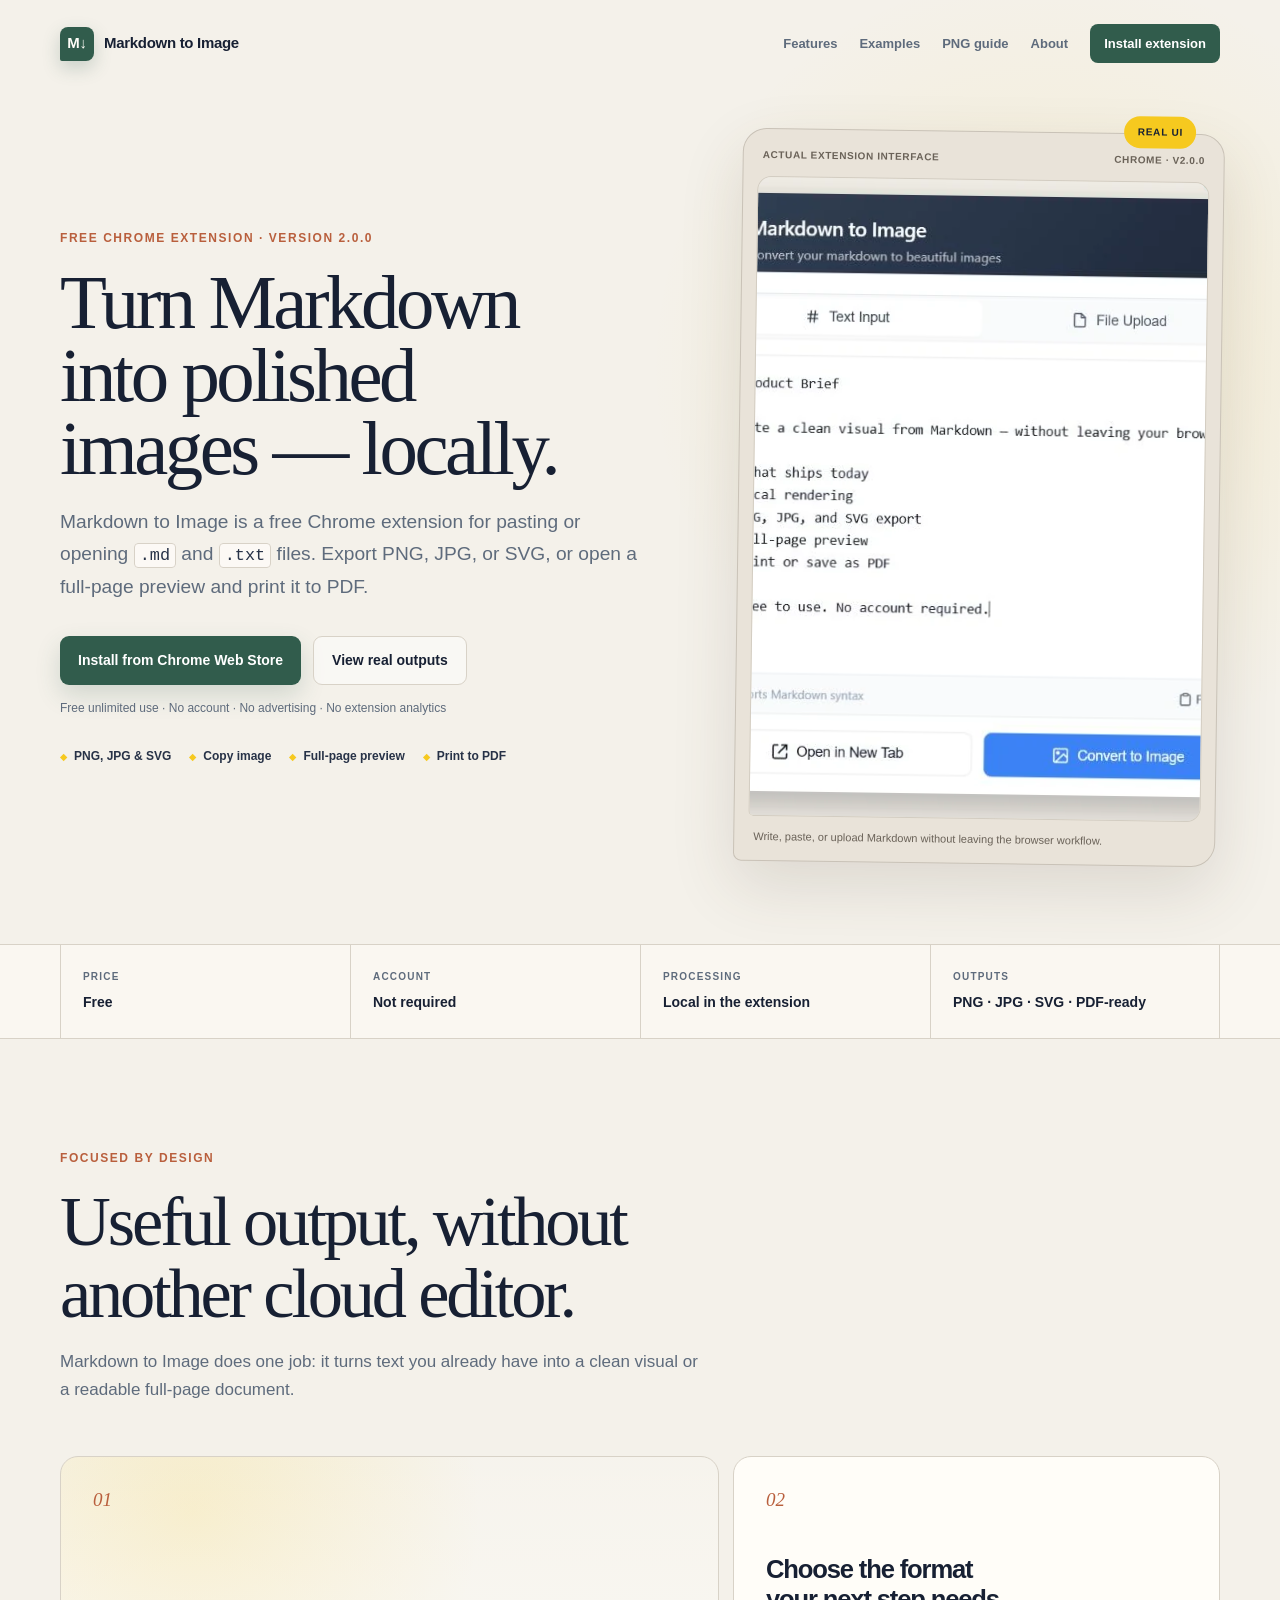
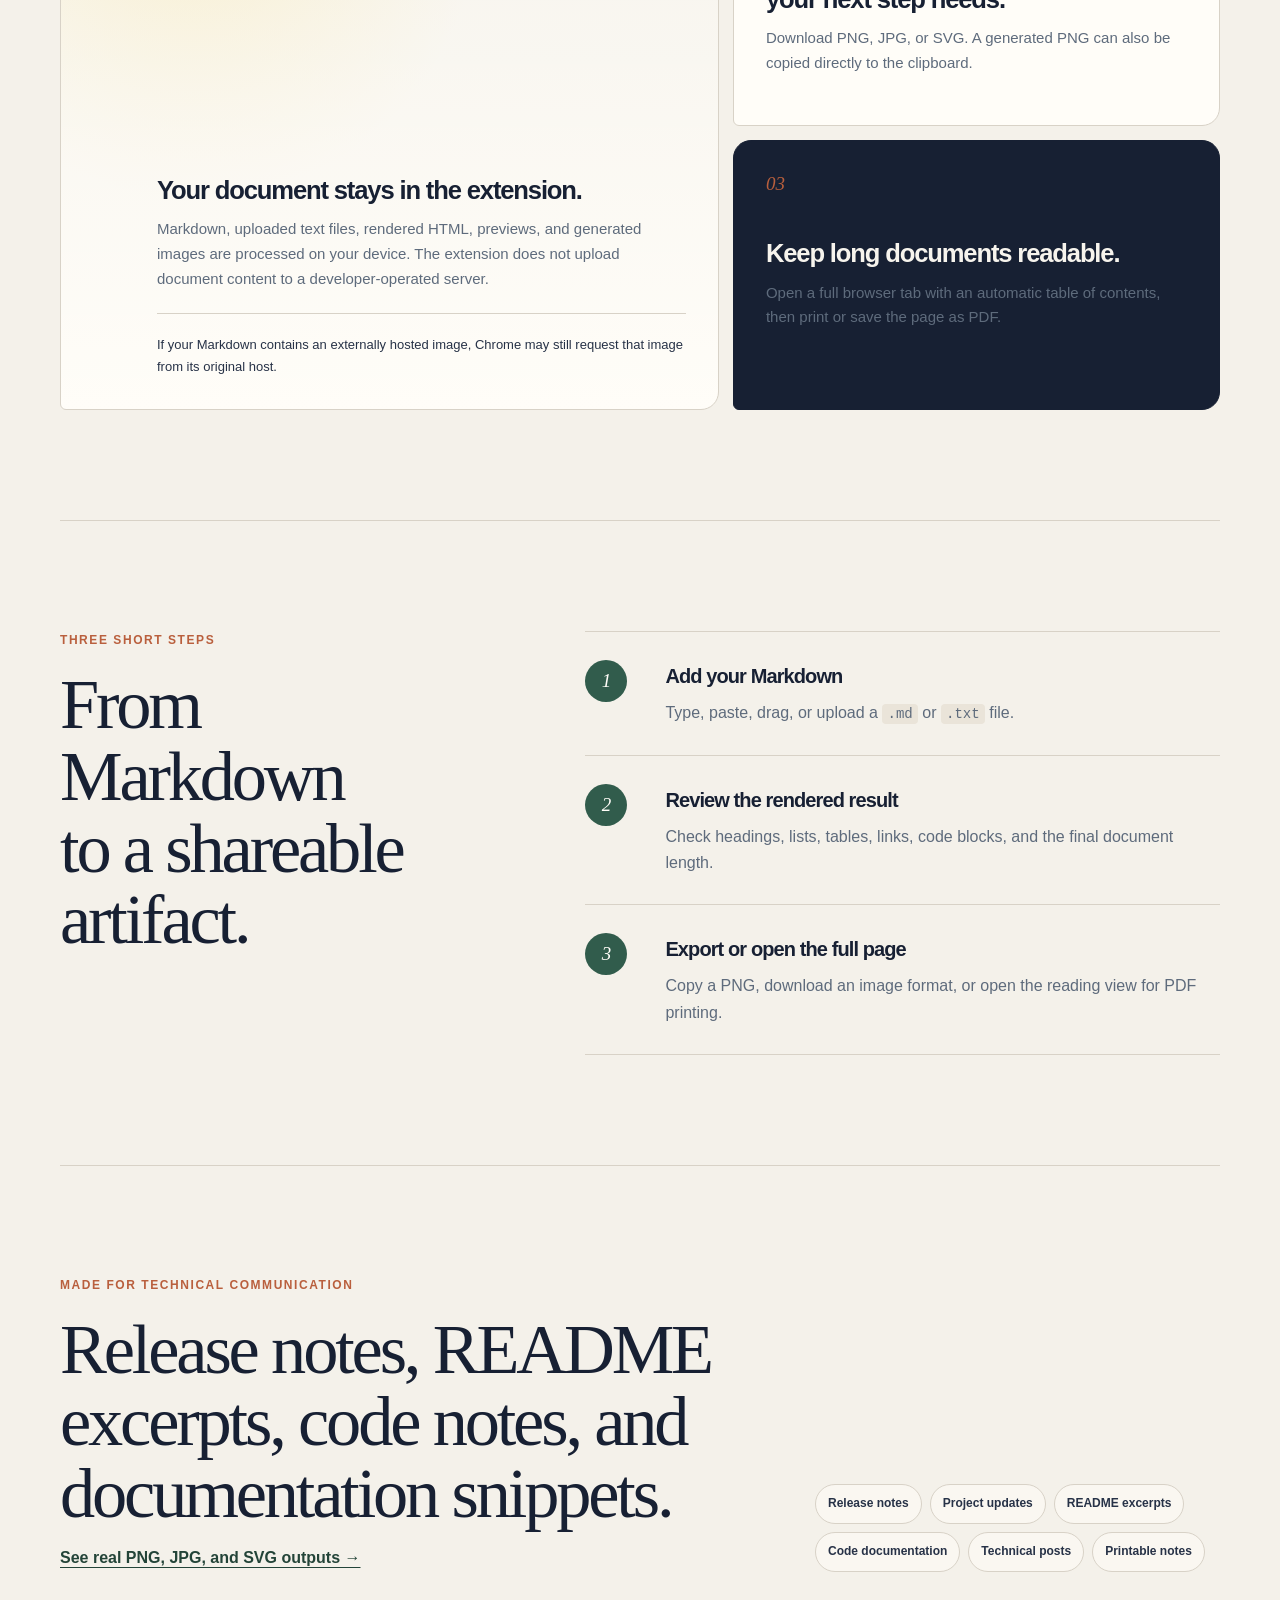
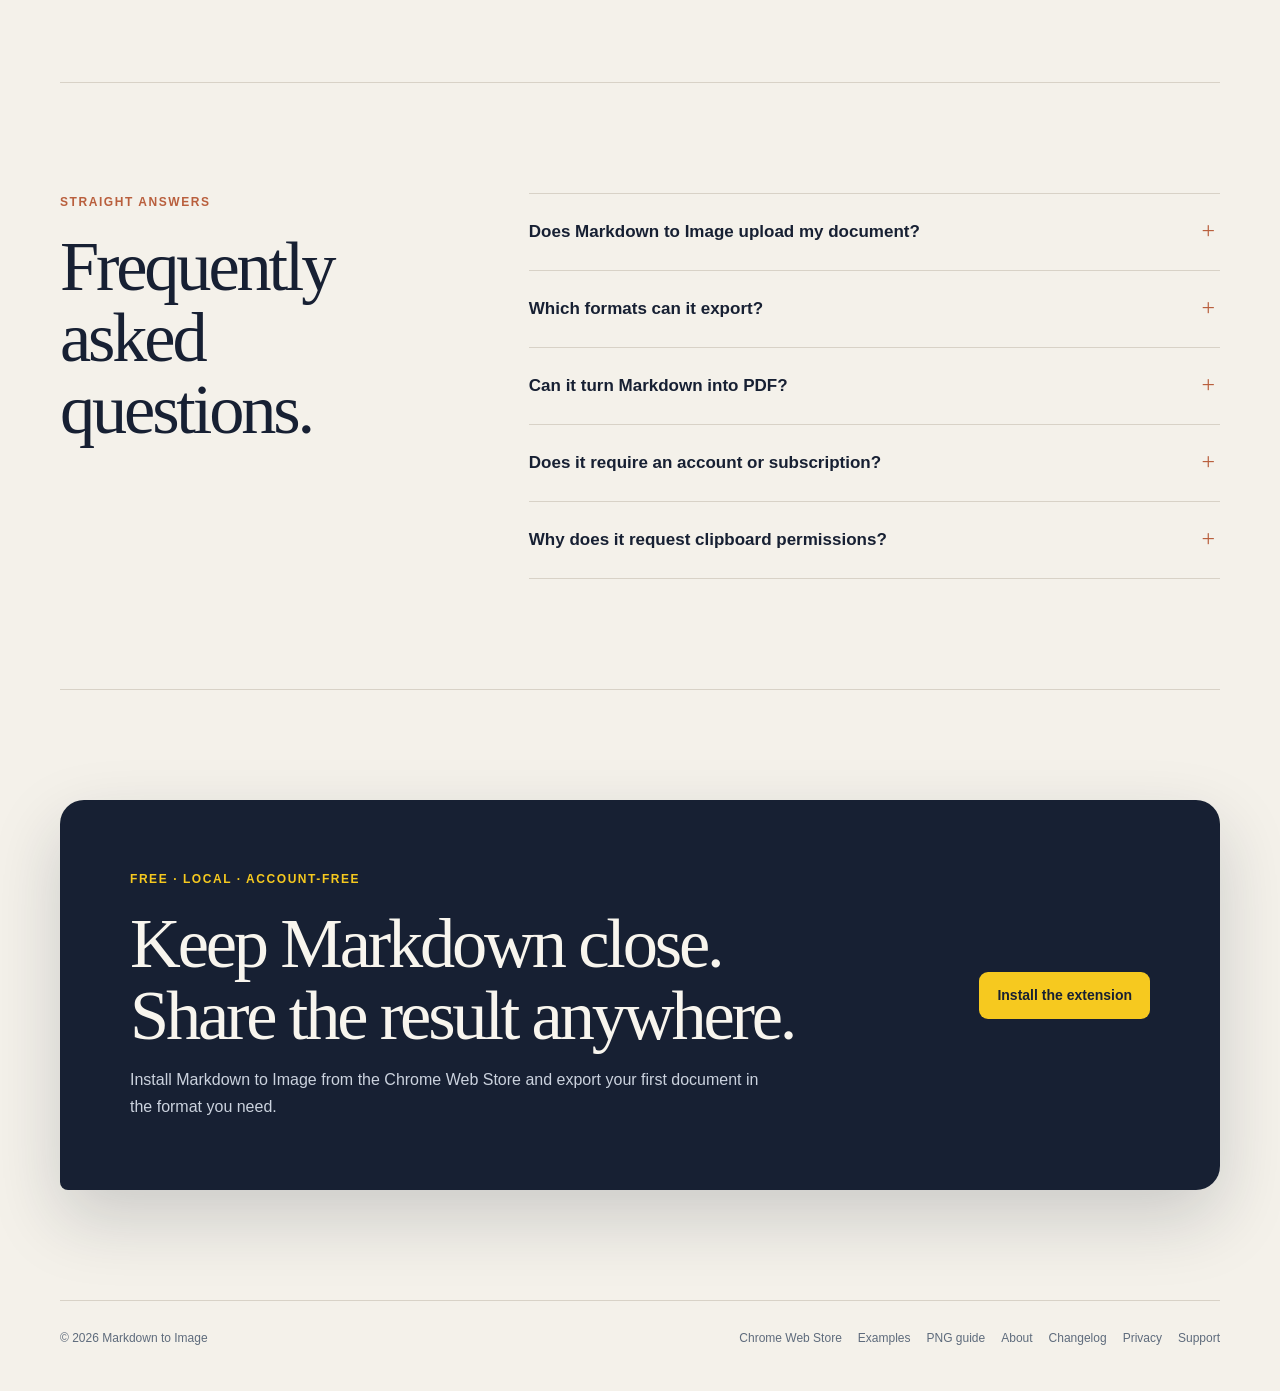
<file: index.html>
<!DOCTYPE html>
<html lang="en">
<head>
    <meta charset="UTF-8">
    <meta name="viewport" content="width=device-width, initial-scale=1.0">
    <meta name="description" content="A free, local Markdown to image Chrome extension. Export Markdown as PNG, JPG, or SVG, copy images, and print full-page previews to PDF.">
    <meta name="theme-color" content="#172033">
    <link rel="canonical" href="https://arieseven.github.io/markdown-to-image-site/">
    <link rel="icon" type="image/png" sizes="16x16" href="assets/icon16.png">
    <link rel="icon" type="image/png" sizes="48x48" href="assets/icon48.png">
    <link rel="apple-touch-icon" sizes="128x128" href="assets/icon128.png">

    <meta property="og:type" content="website">
    <meta property="og:site_name" content="Markdown to Image">
    <meta property="og:title" content="Markdown to Image — Free, local Chrome extension">
    <meta property="og:description" content="Turn Markdown into PNG, JPG, SVG, or a full-page preview without uploading your document to a developer-operated service.">
    <meta property="og:url" content="https://arieseven.github.io/markdown-to-image-site/">
    <meta property="og:image" content="https://arieseven.github.io/markdown-to-image-site/assets/og-image.png">
    <meta property="og:image:width" content="1200">
    <meta property="og:image:height" content="630">
    <meta property="og:image:alt" content="Markdown to Image Chrome extension with a Markdown editor and local export workflow">
    <meta property="og:locale" content="en_US">

    <meta name="twitter:card" content="summary_large_image">
    <meta name="twitter:title" content="Markdown to Image — Free, local Chrome extension">
    <meta name="twitter:description" content="Export Markdown as PNG, JPG, SVG, or a PDF-ready full-page preview directly in Chrome.">
    <meta name="twitter:image" content="https://arieseven.github.io/markdown-to-image-site/assets/og-image.png">

    <title>Markdown to Image Chrome Extension — Free &amp; Local</title>
    <link rel="stylesheet" href="assets/site.css?v=20260808-1">

    <script type="application/ld+json">
    {
      "@context": "https://schema.org",
      "@type": "SoftwareApplication",
      "name": "Markdown to Image",
      "description": "A free Chrome extension that renders Markdown locally and exports PNG, JPG, SVG, or a full-page preview for PDF printing.",
      "url": "https://arieseven.github.io/markdown-to-image-site/",
      "downloadUrl": "https://chromewebstore.google.com/detail/markdown-to-image/oicohknclaabjbdcjhcddaklacoehlhi",
      "sameAs": [
        "https://chromewebstore.google.com/detail/markdown-to-image/oicohknclaabjbdcjhcddaklacoehlhi"
      ],
      "applicationCategory": "UtilitiesApplication",
      "applicationSubCategory": "Markdown converter",
      "operatingSystem": "Google Chrome",
      "browserRequirements": "Requires Google Chrome with Manifest V3 extension support",
      "softwareVersion": "2.0.0",
      "isAccessibleForFree": true,
      "offers": {
        "@type": "Offer",
        "price": "0",
        "priceCurrency": "USD"
      },
      "image": "https://arieseven.github.io/markdown-to-image-site/assets/og-image.png",
      "screenshot": "https://arieseven.github.io/markdown-to-image-site/assets/product-preview.webp",
      "featureList": [
        "Local Markdown rendering",
        "PNG export",
        "JPG export",
        "SVG export",
        "Copy generated PNG to the clipboard",
        "Full-page preview with table of contents",
        "Print or save the full-page preview as PDF"
      ]
    }
    </script>
</head>
<body>
    <a class="skip-link" href="#main">Skip to content</a>

    <header class="site-header">
        <a class="brand" href="index.html" aria-label="Markdown to Image home">
            <span class="brand-mark" aria-hidden="true">M↓</span>
            <span data-product-name>Markdown to Image</span>
        </a>
        <nav class="site-nav" aria-label="Primary navigation">
            <a href="#features">Features</a>
            <a href="examples/">Examples</a>
            <a href="markdown-to-png/">PNG guide</a>
            <a href="about/">About</a>
            <a class="nav-primary" data-store-link href="https://chromewebstore.google.com/detail/markdown-to-image/oicohknclaabjbdcjhcddaklacoehlhi">Install extension</a>
        </nav>
    </header>

    <main id="main">
        <section class="hero" aria-labelledby="hero-title">
            <div class="hero-copy-column">
                <p class="eyebrow">Free Chrome extension · Version 2.0.0</p>
                <h1 id="hero-title">Turn Markdown into polished images — locally.</h1>
                <p class="hero-copy">Markdown to Image is a free Chrome extension for pasting or opening <code>.md</code> and <code>.txt</code> files. Export PNG, JPG, or SVG, or open a full-page preview and print it to PDF.</p>
                <div class="hero-actions">
                    <a class="primary-link" data-store-link href="https://chromewebstore.google.com/detail/markdown-to-image/oicohknclaabjbdcjhcddaklacoehlhi">Install from Chrome Web Store</a>
                    <a class="secondary-link" href="examples/">View real outputs</a>
                </div>
                <p class="microcopy">Free unlimited use · No account · No advertising · No extension analytics</p>
                <ul class="hero-proof" aria-label="Product highlights">
                    <li>PNG, JPG &amp; SVG</li>
                    <li>Copy image</li>
                    <li>Full-page preview</li>
                    <li>Print to PDF</li>
                </ul>
            </div>

            <figure class="product-frame">
                <div class="product-frame-topline">
                    <span>Actual extension interface</span>
                    <span>Chrome · v2.0.0</span>
                </div>
                <img src="assets/product-preview.webp" width="670" height="640" alt="Markdown to Image extension showing a Markdown document ready to convert into an image">
                <figcaption>Write, paste, or upload Markdown without leaving the browser workflow.</figcaption>
            </figure>
        </section>

        <section class="fact-band" aria-label="Product facts">
            <dl class="product-facts">
                <div><dt>Price</dt><dd>Free</dd></div>
                <div><dt>Account</dt><dd>Not required</dd></div>
                <div><dt>Processing</dt><dd>Local in the extension</dd></div>
                <div><dt>Outputs</dt><dd>PNG · JPG · SVG · PDF-ready</dd></div>
            </dl>
        </section>

        <section id="features" class="section section-intro">
            <div class="section-heading">
                <p class="eyebrow">Focused by design</p>
                <h2>Useful output, without another cloud editor.</h2>
                <p>Markdown to Image does one job: it turns text you already have into a clean visual or a readable full-page document.</p>
            </div>

            <div class="capability-grid">
                <article class="capability-card capability-card-wide">
                    <span class="feature-number">01</span>
                    <div>
                        <h3>Your document stays in the extension.</h3>
                        <p>Markdown, uploaded text files, rendered HTML, previews, and generated images are processed on your device. The extension does not upload document content to a developer-operated server.</p>
                        <p class="card-note">If your Markdown contains an externally hosted image, Chrome may still request that image from its original host.</p>
                    </div>
                </article>
                <article class="capability-card">
                    <span class="feature-number">02</span>
                    <h3>Choose the format your next step needs.</h3>
                    <p>Download PNG, JPG, or SVG. A generated PNG can also be copied directly to the clipboard.</p>
                </article>
                <article class="capability-card capability-card-dark">
                    <span class="feature-number">03</span>
                    <h3>Keep long documents readable.</h3>
                    <p>Open a full browser tab with an automatic table of contents, then print or save the page as PDF.</p>
                </article>
            </div>
        </section>

        <section id="how-it-works" class="section process-section">
            <div class="section-heading process-heading">
                <p class="eyebrow">Three short steps</p>
                <h2>From Markdown to a shareable artifact.</h2>
            </div>
            <ol class="process-list">
                <li>
                    <span class="step-number">1</span>
                    <div><h3>Add your Markdown</h3><p>Type, paste, drag, or upload a <code>.md</code> or <code>.txt</code> file.</p></div>
                </li>
                <li>
                    <span class="step-number">2</span>
                    <div><h3>Review the rendered result</h3><p>Check headings, lists, tables, links, code blocks, and the final document length.</p></div>
                </li>
                <li>
                    <span class="step-number">3</span>
                    <div><h3>Export or open the full page</h3><p>Copy a PNG, download an image format, or open the reading view for PDF printing.</p></div>
                </li>
            </ol>
        </section>

        <section class="section use-case-section">
            <div class="use-case-copy">
                <p class="eyebrow">Made for technical communication</p>
                <h2>Release notes, README excerpts, code notes, and documentation snippets.</h2>
                <a class="text-link" href="examples/">See real PNG, JPG, and SVG outputs →</a>
            </div>
            <div class="use-case-list" aria-label="Common uses">
                <span>Release notes</span>
                <span>Project updates</span>
                <span>README excerpts</span>
                <span>Code documentation</span>
                <span>Technical posts</span>
                <span>Printable notes</span>
            </div>
        </section>

        <section id="faq" class="section faq-section">
            <div class="section-heading">
                <p class="eyebrow">Straight answers</p>
                <h2>Frequently asked questions.</h2>
            </div>
            <div class="faq-list">
                <details>
                    <summary>Does Markdown to Image upload my document?</summary>
                    <p>No. Document content is processed by the extension on your device and is not uploaded to a developer-operated server. If the document references a remote image, Chrome may request that image from its original host.</p>
                </details>
                <details>
                    <summary>Which formats can it export?</summary>
                    <p>You can download PNG, JPG, and SVG files. You can also copy a generated PNG to the clipboard.</p>
                </details>
                <details>
                    <summary>Can it turn Markdown into PDF?</summary>
                    <p>The extension opens Markdown in a full-page preview with a table of contents. Use Chrome's Print dialog to print the page or save it as a PDF.</p>
                </details>
                <details>
                    <summary>Does it require an account or subscription?</summary>
                    <p>No. All current features are free, there is no account, and there is no trial counter, subscription, license key, or advertising.</p>
                </details>
                <details>
                    <summary>Why does it request clipboard permissions?</summary>
                    <p>Clipboard read access is used only when you choose Paste. Clipboard write access is used only when you choose Copy Image.</p>
                </details>
            </div>
        </section>

        <section class="section final-cta">
            <div>
                <p class="eyebrow">Free · Local · Account-free</p>
                <h2>Keep Markdown close. Share the result anywhere.</h2>
                <p>Install Markdown to Image from the Chrome Web Store and export your first document in the format you need.</p>
            </div>
            <a class="primary-link" data-store-link href="https://chromewebstore.google.com/detail/markdown-to-image/oicohknclaabjbdcjhcddaklacoehlhi">Install the extension</a>
        </section>
    </main>

    <footer class="site-footer">
        <span>© <span data-current-year></span> <span data-product-name>Markdown to Image</span></span>
        <nav class="footer-links" aria-label="Site links">
            <a data-store-link href="https://chromewebstore.google.com/detail/markdown-to-image/oicohknclaabjbdcjhcddaklacoehlhi">Chrome Web Store</a>
            <a href="examples/">Examples</a>
            <a href="markdown-to-png/">PNG guide</a>
            <a href="about/">About</a>
            <a href="changelog/">Changelog</a>
            <a href="privacy.html">Privacy</a>
            <a href="support.html">Support</a>
        </nav>
    </footer>

    <script src="assets/config.js?v=20260804"></script>
    <script src="assets/site.js?v=20260801"></script>
</body>
</html>
</file>
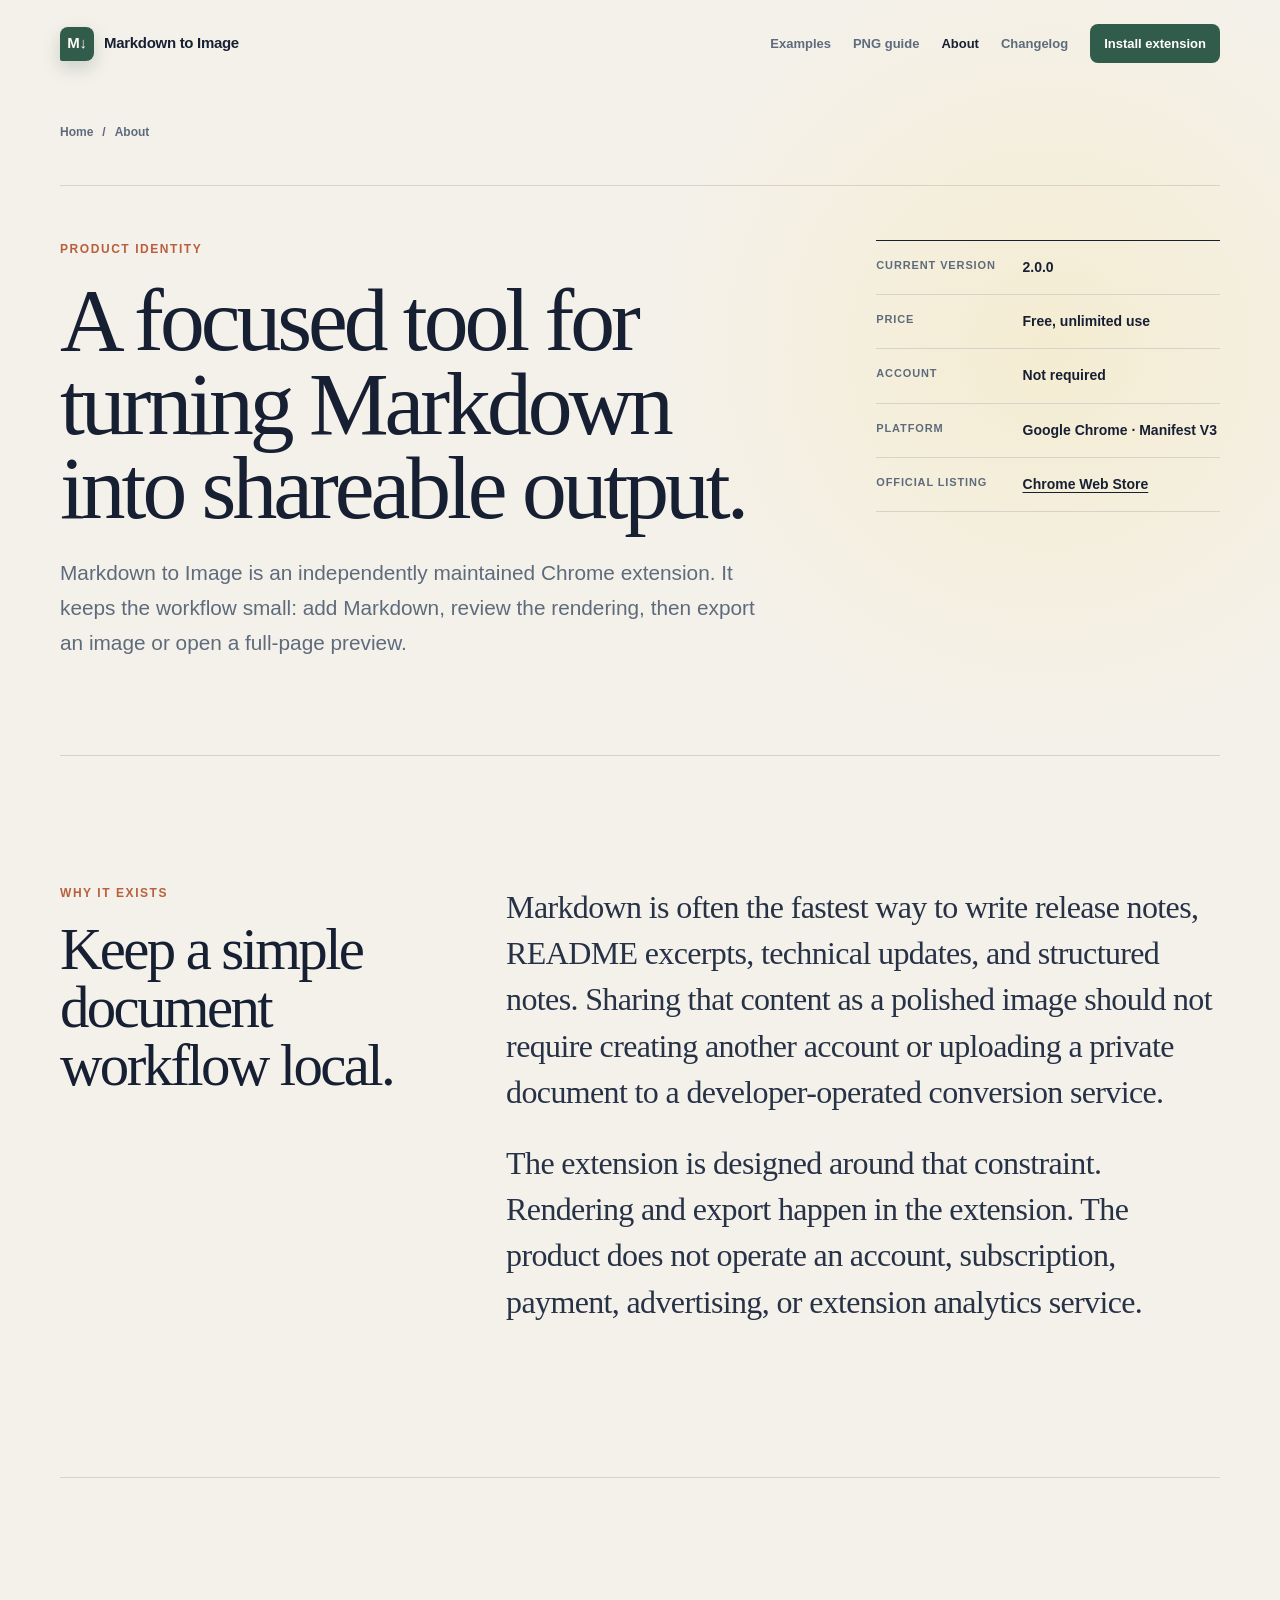
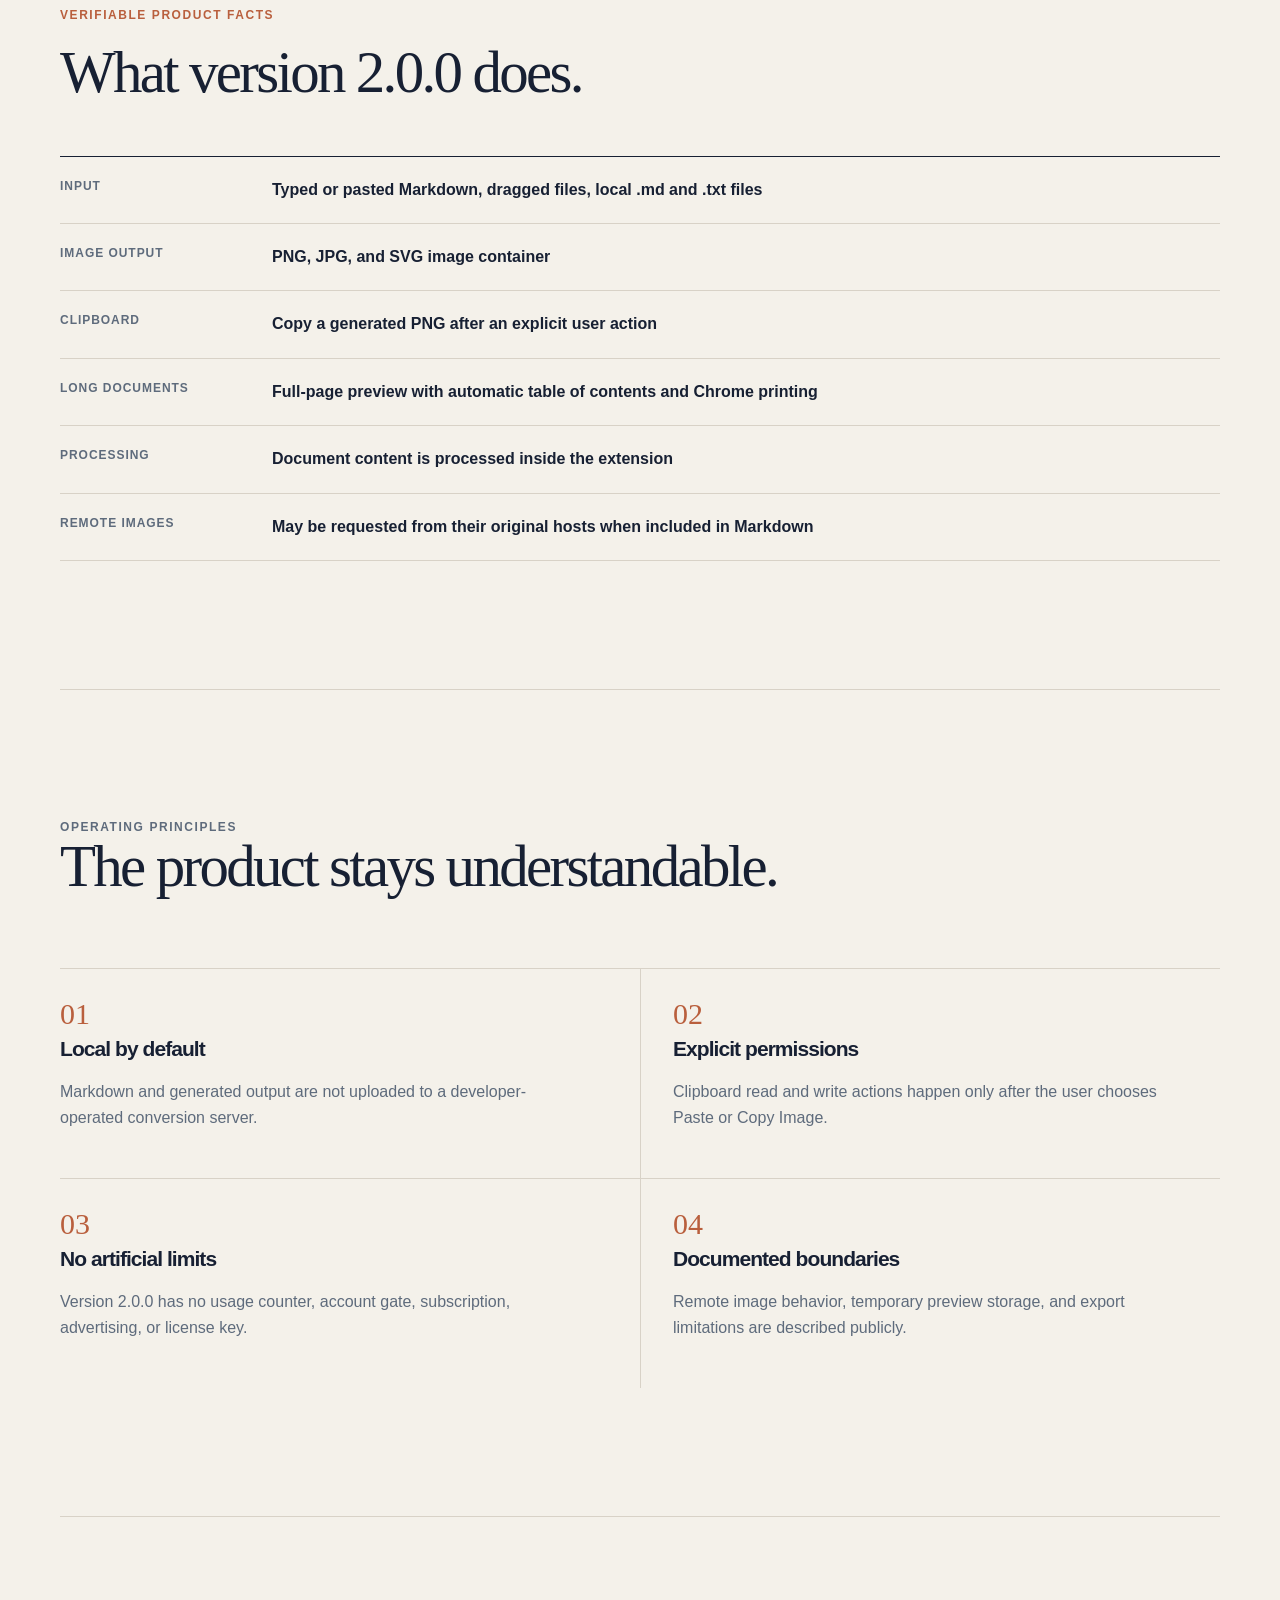
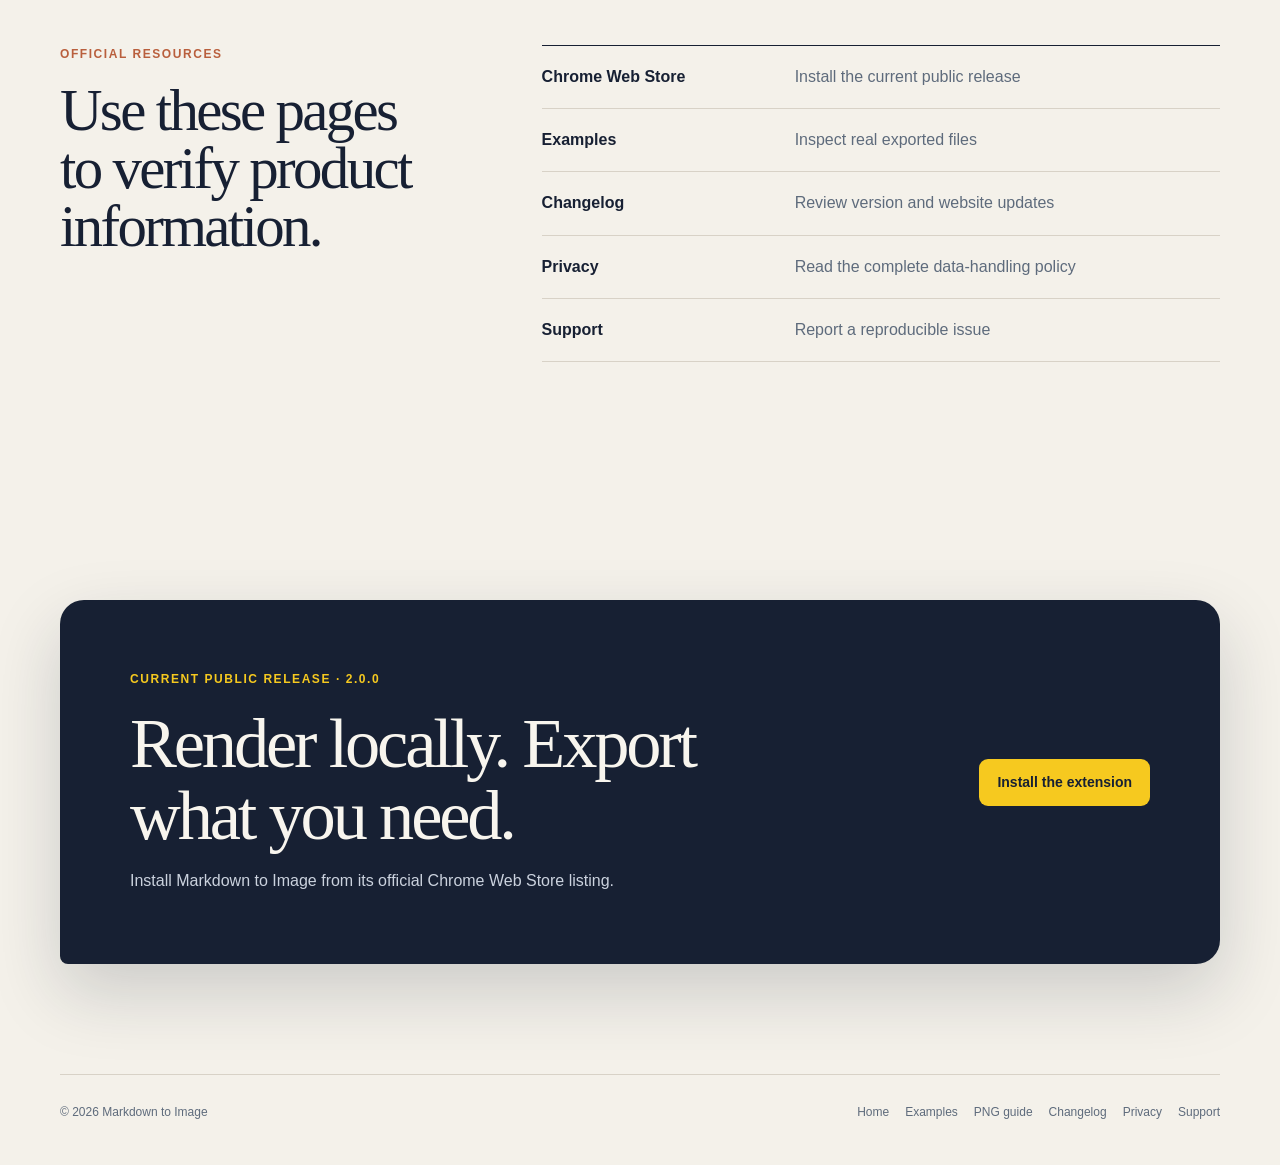
<file: about/index.html>
<!DOCTYPE html>
<html lang="en">
<head>
    <meta charset="UTF-8">
    <meta name="viewport" content="width=device-width, initial-scale=1.0">
    <meta name="description" content="About Markdown to Image: an independently maintained, free Chrome extension for local Markdown rendering, image export, and PDF-ready previews.">
    <meta name="theme-color" content="#172033">
    <link rel="canonical" href="https://arieseven.github.io/markdown-to-image-site/about/">
    <link rel="icon" type="image/png" sizes="16x16" href="../assets/icon16.png">
    <link rel="icon" type="image/png" sizes="48x48" href="../assets/icon48.png">
    <link rel="apple-touch-icon" sizes="128x128" href="../assets/icon128.png">
    <meta property="og:type" content="website">
    <meta property="og:site_name" content="Markdown to Image">
    <meta property="og:title" content="About Markdown to Image">
    <meta property="og:description" content="Product facts, maintenance model, privacy principles, supported outputs, and official links for Markdown to Image.">
    <meta property="og:url" content="https://arieseven.github.io/markdown-to-image-site/about/">
    <meta property="og:image" content="https://arieseven.github.io/markdown-to-image-site/assets/og-image.png">
    <meta name="twitter:card" content="summary_large_image">
    <meta name="twitter:title" content="About Markdown to Image">
    <meta name="twitter:description" content="A free, independently maintained Chrome extension for local Markdown rendering and export.">
    <meta name="twitter:image" content="https://arieseven.github.io/markdown-to-image-site/assets/og-image.png">
    <title>About Markdown to Image — Local Chrome Extension</title>
    <link rel="stylesheet" href="../assets/site.css?v=20260808-1">
    <script type="application/ld+json">
    {
      "@context": "https://schema.org",
      "@type": "AboutPage",
      "name": "About Markdown to Image",
      "url": "https://arieseven.github.io/markdown-to-image-site/about/",
      "dateModified": "2026-08-08",
      "mainEntity": {
        "@type": "SoftwareApplication",
        "name": "Markdown to Image",
        "description": "A free Chrome extension that renders Markdown locally and exports PNG, JPG, SVG, or a full-page preview for PDF printing.",
        "applicationCategory": "UtilitiesApplication",
        "operatingSystem": "Google Chrome",
        "softwareVersion": "2.0.0",
        "isAccessibleForFree": true,
        "downloadUrl": "https://chromewebstore.google.com/detail/markdown-to-image/oicohknclaabjbdcjhcddaklacoehlhi",
        "sameAs": ["https://chromewebstore.google.com/detail/markdown-to-image/oicohknclaabjbdcjhcddaklacoehlhi"]
      }
    }
    </script>
</head>
<body>
    <a class="skip-link" href="#main">Skip to content</a>
    <header class="site-header">
        <a class="brand" href="../" aria-label="Markdown to Image home"><span class="brand-mark" aria-hidden="true">M↓</span><span data-product-name>Markdown to Image</span></a>
        <nav class="site-nav" aria-label="Primary navigation">
            <a href="../examples/">Examples</a>
            <a href="../markdown-to-png/">PNG guide</a>
            <a aria-current="page" href="./">About</a>
            <a href="../changelog/">Changelog</a>
            <a class="nav-primary" data-store-link href="https://chromewebstore.google.com/detail/markdown-to-image/oicohknclaabjbdcjhcddaklacoehlhi">Install extension</a>
        </nav>
    </header>

    <main id="main" class="content-shell">
        <nav class="breadcrumb" aria-label="Breadcrumb"><a href="../">Home</a><span aria-hidden="true">/</span><span>About</span></nav>
        <section class="content-hero entity-hero">
            <div>
                <p class="eyebrow">Product identity</p>
                <h1>A focused tool for turning Markdown into shareable output.</h1>
                <p class="content-lead">Markdown to Image is an independently maintained Chrome extension. It keeps the workflow small: add Markdown, review the rendering, then export an image or open a full-page preview.</p>
            </div>
            <dl class="entity-fact-list">
                <div><dt>Current version</dt><dd>2.0.0</dd></div>
                <div><dt>Price</dt><dd>Free, unlimited use</dd></div>
                <div><dt>Account</dt><dd>Not required</dd></div>
                <div><dt>Platform</dt><dd>Google Chrome · Manifest V3</dd></div>
                <div><dt>Official listing</dt><dd><a data-store-link href="https://chromewebstore.google.com/detail/markdown-to-image/oicohknclaabjbdcjhcddaklacoehlhi">Chrome Web Store</a></dd></div>
            </dl>
        </section>

        <section class="content-section manifesto-layout" aria-labelledby="purpose-heading">
            <div class="section-copy">
                <p class="eyebrow">Why it exists</p>
                <h2 id="purpose-heading">Keep a simple document workflow local.</h2>
            </div>
            <div class="large-prose">
                <p>Markdown is often the fastest way to write release notes, README excerpts, technical updates, and structured notes. Sharing that content as a polished image should not require creating another account or uploading a private document to a developer-operated conversion service.</p>
                <p>The extension is designed around that constraint. Rendering and export happen in the extension. The product does not operate an account, subscription, payment, advertising, or extension analytics service.</p>
            </div>
        </section>

        <section class="content-section" aria-labelledby="facts-heading">
            <div class="section-heading compact-heading">
                <p class="eyebrow">Verifiable product facts</p>
                <h2 id="facts-heading">What version 2.0.0 does.</h2>
            </div>
            <div class="fact-ledger">
                <div><span>Input</span><strong>Typed or pasted Markdown, dragged files, local .md and .txt files</strong></div>
                <div><span>Image output</span><strong>PNG, JPG, and SVG image container</strong></div>
                <div><span>Clipboard</span><strong>Copy a generated PNG after an explicit user action</strong></div>
                <div><span>Long documents</span><strong>Full-page preview with automatic table of contents and Chrome printing</strong></div>
                <div><span>Processing</span><strong>Document content is processed inside the extension</strong></div>
                <div><span>Remote images</span><strong>May be requested from their original hosts when included in Markdown</strong></div>
            </div>
        </section>

        <section class="content-section principles-grid" aria-labelledby="principles-heading">
            <div class="section-heading compact-heading">
                <p class="eyebrow">Operating principles</p>
                <h2 id="principles-heading">The product stays understandable.</h2>
            </div>
            <article><span>01</span><h3>Local by default</h3><p>Markdown and generated output are not uploaded to a developer-operated conversion server.</p></article>
            <article><span>02</span><h3>Explicit permissions</h3><p>Clipboard read and write actions happen only after the user chooses Paste or Copy Image.</p></article>
            <article><span>03</span><h3>No artificial limits</h3><p>Version 2.0.0 has no usage counter, account gate, subscription, advertising, or license key.</p></article>
            <article><span>04</span><h3>Documented boundaries</h3><p>Remote image behavior, temporary preview storage, and export limitations are described publicly.</p></article>
        </section>

        <section class="content-section entity-links" aria-labelledby="official-heading">
            <div>
                <p class="eyebrow">Official resources</p>
                <h2 id="official-heading">Use these pages to verify product information.</h2>
            </div>
            <nav aria-label="Official product resources">
                <a data-store-link href="https://chromewebstore.google.com/detail/markdown-to-image/oicohknclaabjbdcjhcddaklacoehlhi"><strong>Chrome Web Store</strong><span>Install the current public release</span></a>
                <a href="../examples/"><strong>Examples</strong><span>Inspect real exported files</span></a>
                <a href="../changelog/"><strong>Changelog</strong><span>Review version and website updates</span></a>
                <a href="../privacy.html"><strong>Privacy</strong><span>Read the complete data-handling policy</span></a>
                <a href="../support.html"><strong>Support</strong><span>Report a reproducible issue</span></a>
            </nav>
        </section>

        <section class="section final-cta content-final-cta">
            <div>
                <p class="eyebrow">Current public release · 2.0.0</p>
                <h2>Render locally. Export what you need.</h2>
                <p>Install Markdown to Image from its official Chrome Web Store listing.</p>
            </div>
            <a class="primary-link" data-store-link href="https://chromewebstore.google.com/detail/markdown-to-image/oicohknclaabjbdcjhcddaklacoehlhi">Install the extension</a>
        </section>
    </main>

    <footer class="site-footer">
        <span>© <span data-current-year></span> <span data-product-name>Markdown to Image</span></span>
        <nav class="footer-links" aria-label="Site links">
            <a href="../">Home</a><a href="../examples/">Examples</a><a href="../markdown-to-png/">PNG guide</a><a href="../changelog/">Changelog</a><a href="../privacy.html">Privacy</a><a href="../support.html">Support</a>
        </nav>
    </footer>
    <script src="../assets/config.js?v=20260804"></script>
    <script src="../assets/site.js?v=20260801"></script>
</body>
</html>
</file>
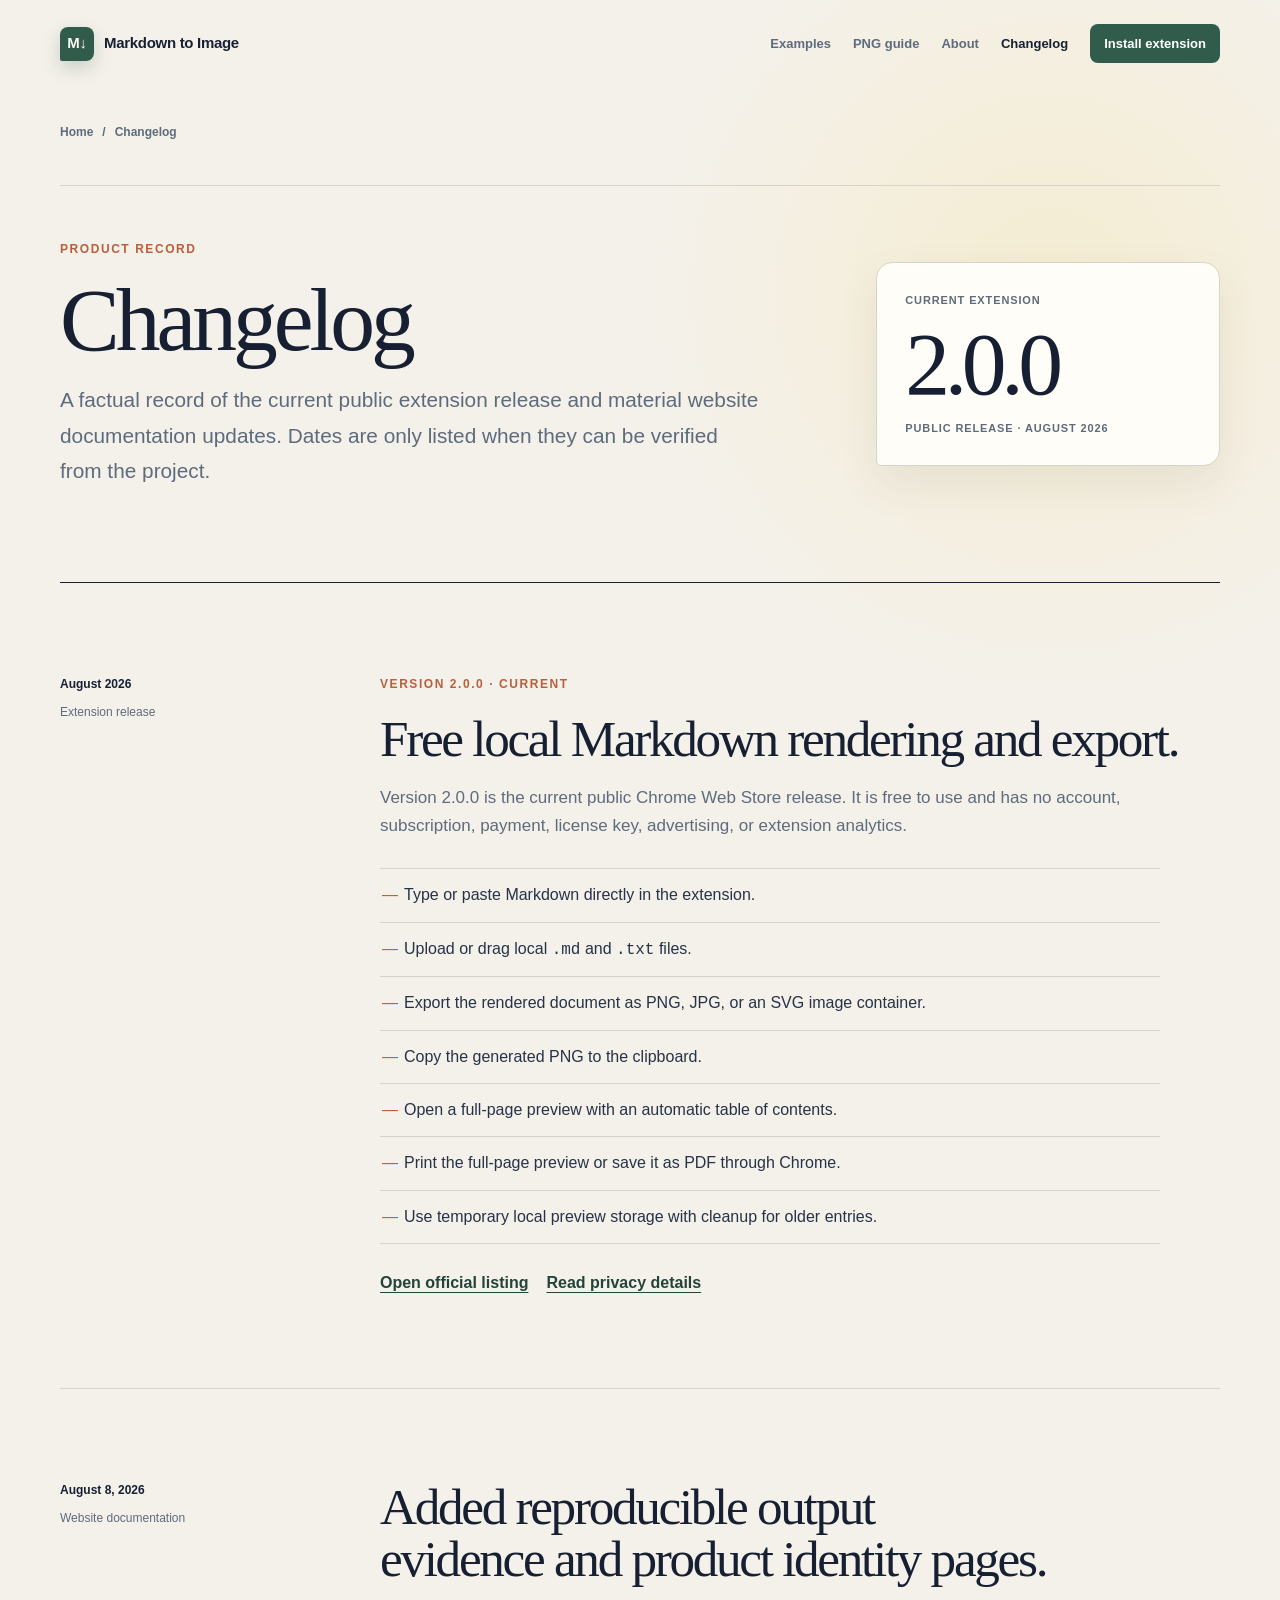
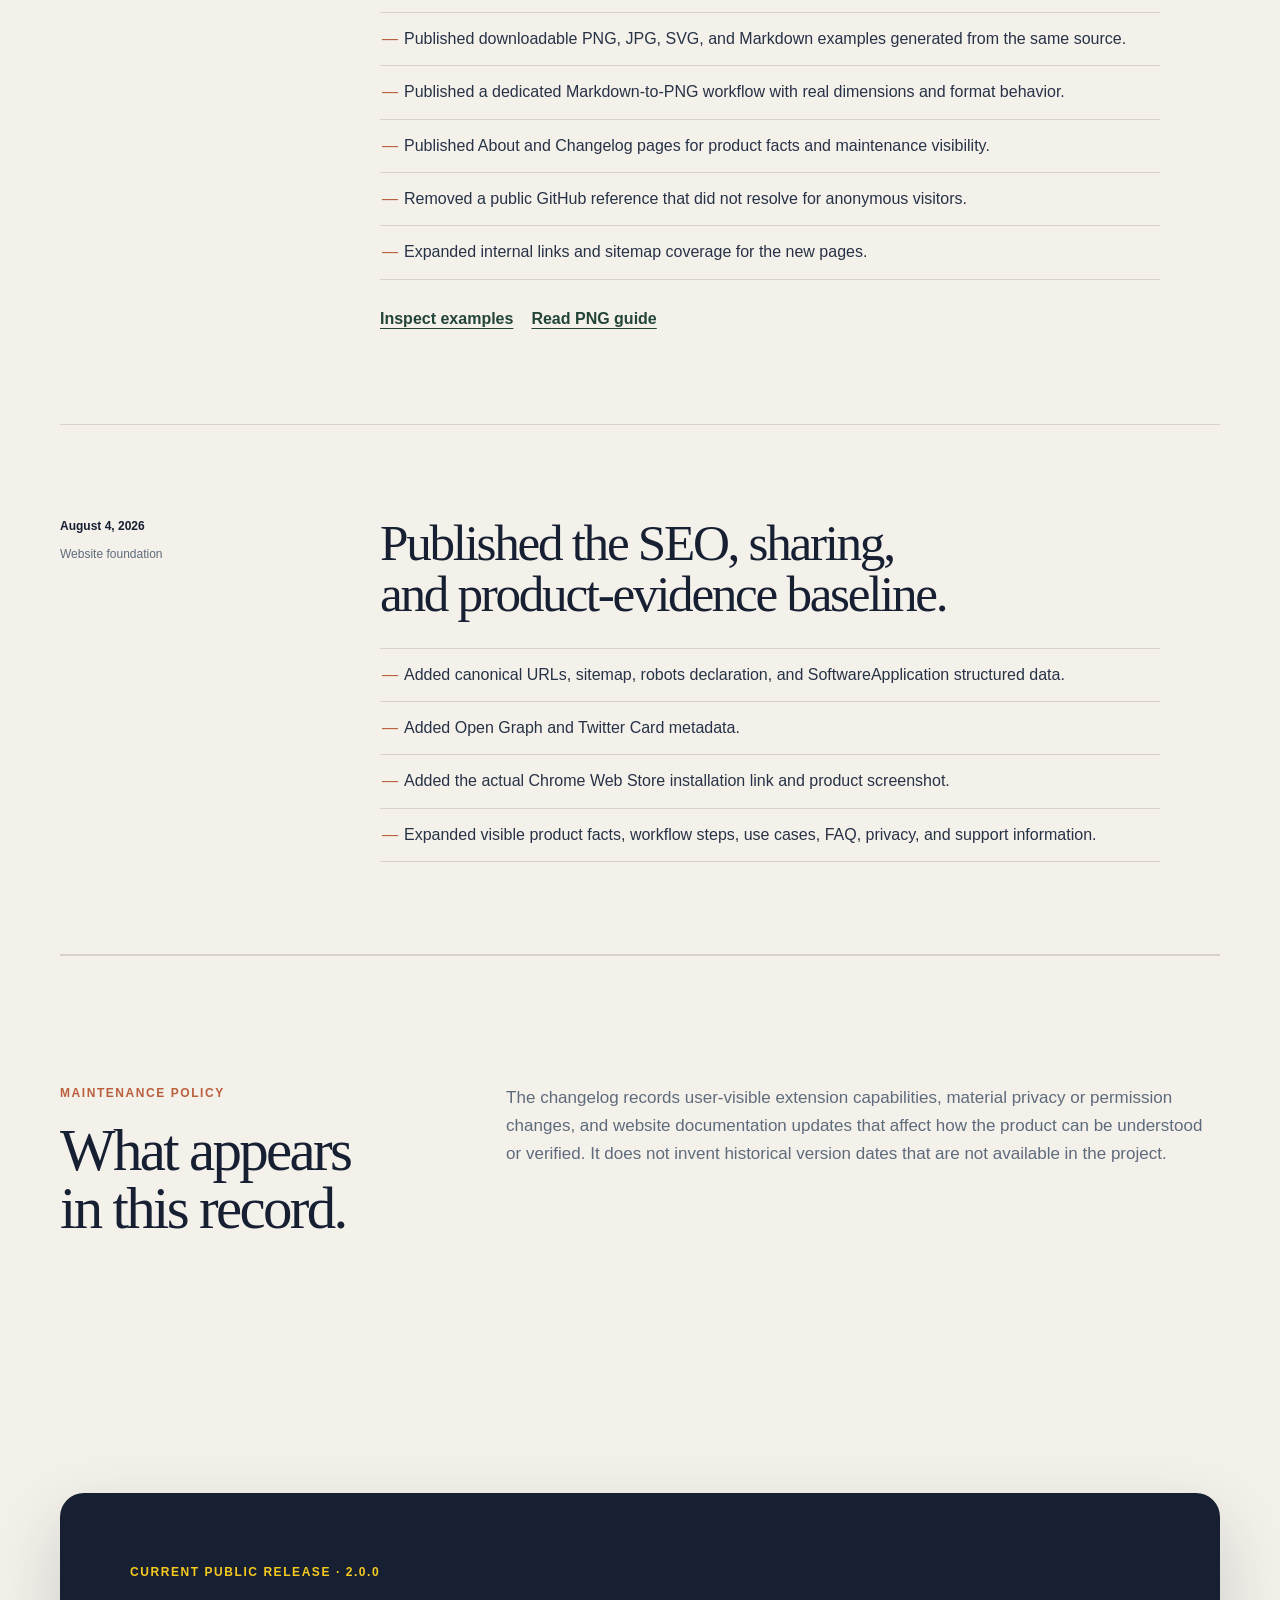
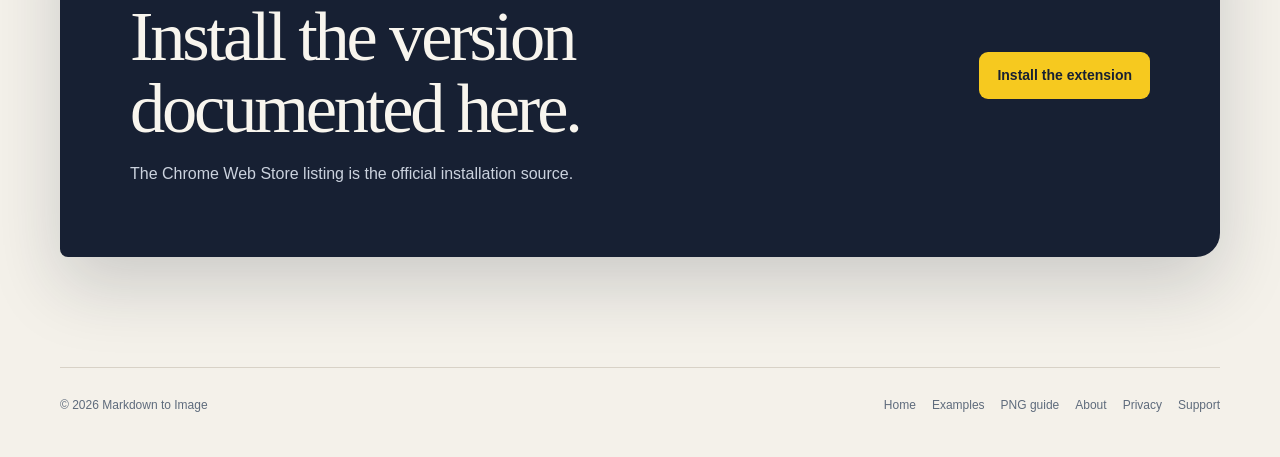
<file: changelog/index.html>
<!DOCTYPE html>
<html lang="en">
<head>
    <meta charset="UTF-8">
    <meta name="viewport" content="width=device-width, initial-scale=1.0">
    <meta name="description" content="Changelog for Markdown to Image, including the current Chrome extension release and verified website documentation updates.">
    <meta name="theme-color" content="#172033">
    <link rel="canonical" href="https://arieseven.github.io/markdown-to-image-site/changelog/">
    <link rel="icon" type="image/png" sizes="16x16" href="../assets/icon16.png">
    <link rel="icon" type="image/png" sizes="48x48" href="../assets/icon48.png">
    <link rel="apple-touch-icon" sizes="128x128" href="../assets/icon128.png">
    <meta property="og:type" content="article">
    <meta property="og:site_name" content="Markdown to Image">
    <meta property="og:title" content="Markdown to Image Changelog">
    <meta property="og:description" content="Current extension capabilities, version facts, and website documentation updates for Markdown to Image.">
    <meta property="og:url" content="https://arieseven.github.io/markdown-to-image-site/changelog/">
    <meta property="og:image" content="https://arieseven.github.io/markdown-to-image-site/assets/og-image.png">
    <meta name="twitter:card" content="summary_large_image">
    <meta name="twitter:title" content="Markdown to Image Changelog">
    <meta name="twitter:description" content="Verified version and documentation updates for the local Markdown export extension.">
    <meta name="twitter:image" content="https://arieseven.github.io/markdown-to-image-site/assets/og-image.png">
    <title>Markdown to Image Changelog — Version 2.0.0</title>
    <link rel="stylesheet" href="../assets/site.css?v=20260808-1">
    <script type="application/ld+json">
    {
      "@context": "https://schema.org",
      "@type": "CollectionPage",
      "name": "Markdown to Image Changelog",
      "url": "https://arieseven.github.io/markdown-to-image-site/changelog/",
      "description": "Version and website documentation updates for Markdown to Image.",
      "dateModified": "2026-08-08",
      "about": {
        "@type": "SoftwareApplication",
        "name": "Markdown to Image",
        "softwareVersion": "2.0.0",
        "downloadUrl": "https://chromewebstore.google.com/detail/markdown-to-image/oicohknclaabjbdcjhcddaklacoehlhi"
      }
    }
    </script>
</head>
<body>
    <a class="skip-link" href="#main">Skip to content</a>
    <header class="site-header">
        <a class="brand" href="../" aria-label="Markdown to Image home"><span class="brand-mark" aria-hidden="true">M↓</span><span data-product-name>Markdown to Image</span></a>
        <nav class="site-nav" aria-label="Primary navigation">
            <a href="../examples/">Examples</a>
            <a href="../markdown-to-png/">PNG guide</a>
            <a href="../about/">About</a>
            <a aria-current="page" href="./">Changelog</a>
            <a class="nav-primary" data-store-link href="https://chromewebstore.google.com/detail/markdown-to-image/oicohknclaabjbdcjhcddaklacoehlhi">Install extension</a>
        </nav>
    </header>

    <main id="main" class="content-shell changelog-shell">
        <nav class="breadcrumb" aria-label="Breadcrumb"><a href="../">Home</a><span aria-hidden="true">/</span><span>Changelog</span></nav>
        <section class="content-hero changelog-hero">
            <div>
                <p class="eyebrow">Product record</p>
                <h1>Changelog</h1>
                <p class="content-lead">A factual record of the current public extension release and material website documentation updates. Dates are only listed when they can be verified from the project.</p>
            </div>
            <div class="current-release-stamp"><span>Current extension</span><strong>2.0.0</strong><small>Public release · August 2026</small></div>
        </section>

        <section class="timeline" aria-label="Markdown to Image changes">
            <article class="timeline-entry timeline-entry-featured">
                <div class="timeline-meta"><time datetime="2026-08">August 2026</time><span>Extension release</span></div>
                <div class="timeline-body">
                    <p class="eyebrow">Version 2.0.0 · Current</p>
                    <h2>Free local Markdown rendering and export.</h2>
                    <p>Version 2.0.0 is the current public Chrome Web Store release. It is free to use and has no account, subscription, payment, license key, advertising, or extension analytics.</p>
                    <ul class="change-list">
                        <li>Type or paste Markdown directly in the extension.</li>
                        <li>Upload or drag local <code>.md</code> and <code>.txt</code> files.</li>
                        <li>Export the rendered document as PNG, JPG, or an SVG image container.</li>
                        <li>Copy the generated PNG to the clipboard.</li>
                        <li>Open a full-page preview with an automatic table of contents.</li>
                        <li>Print the full-page preview or save it as PDF through Chrome.</li>
                        <li>Use temporary local preview storage with cleanup for older entries.</li>
                    </ul>
                    <div class="release-links"><a data-store-link href="https://chromewebstore.google.com/detail/markdown-to-image/oicohknclaabjbdcjhcddaklacoehlhi">Open official listing</a><a href="../privacy.html">Read privacy details</a></div>
                </div>
            </article>

            <article class="timeline-entry">
                <div class="timeline-meta"><time datetime="2026-08-08">August 8, 2026</time><span>Website documentation</span></div>
                <div class="timeline-body">
                    <h2>Added reproducible output evidence and product identity pages.</h2>
                    <ul class="change-list">
                        <li>Published downloadable PNG, JPG, SVG, and Markdown examples generated from the same source.</li>
                        <li>Published a dedicated Markdown-to-PNG workflow with real dimensions and format behavior.</li>
                        <li>Published About and Changelog pages for product facts and maintenance visibility.</li>
                        <li>Removed a public GitHub reference that did not resolve for anonymous visitors.</li>
                        <li>Expanded internal links and sitemap coverage for the new pages.</li>
                    </ul>
                    <div class="release-links"><a href="../examples/">Inspect examples</a><a href="../markdown-to-png/">Read PNG guide</a></div>
                </div>
            </article>

            <article class="timeline-entry">
                <div class="timeline-meta"><time datetime="2026-08-04">August 4, 2026</time><span>Website foundation</span></div>
                <div class="timeline-body">
                    <h2>Published the SEO, sharing, and product-evidence baseline.</h2>
                    <ul class="change-list">
                        <li>Added canonical URLs, sitemap, robots declaration, and SoftwareApplication structured data.</li>
                        <li>Added Open Graph and Twitter Card metadata.</li>
                        <li>Added the actual Chrome Web Store installation link and product screenshot.</li>
                        <li>Expanded visible product facts, workflow steps, use cases, FAQ, privacy, and support information.</li>
                    </ul>
                </div>
            </article>
        </section>

        <section class="content-section release-policy" aria-labelledby="policy-heading">
            <div>
                <p class="eyebrow">Maintenance policy</p>
                <h2 id="policy-heading">What appears in this record.</h2>
            </div>
            <p>The changelog records user-visible extension capabilities, material privacy or permission changes, and website documentation updates that affect how the product can be understood or verified. It does not invent historical version dates that are not available in the project.</p>
        </section>

        <section class="section final-cta content-final-cta">
            <div>
                <p class="eyebrow">Current public release · 2.0.0</p>
                <h2>Install the version documented here.</h2>
                <p>The Chrome Web Store listing is the official installation source.</p>
            </div>
            <a class="primary-link" data-store-link href="https://chromewebstore.google.com/detail/markdown-to-image/oicohknclaabjbdcjhcddaklacoehlhi">Install the extension</a>
        </section>
    </main>

    <footer class="site-footer">
        <span>© <span data-current-year></span> <span data-product-name>Markdown to Image</span></span>
        <nav class="footer-links" aria-label="Site links">
            <a href="../">Home</a><a href="../examples/">Examples</a><a href="../markdown-to-png/">PNG guide</a><a href="../about/">About</a><a href="../privacy.html">Privacy</a><a href="../support.html">Support</a>
        </nav>
    </footer>
    <script src="../assets/config.js?v=20260804"></script>
    <script src="../assets/site.js?v=20260801"></script>
</body>
</html>
</file>
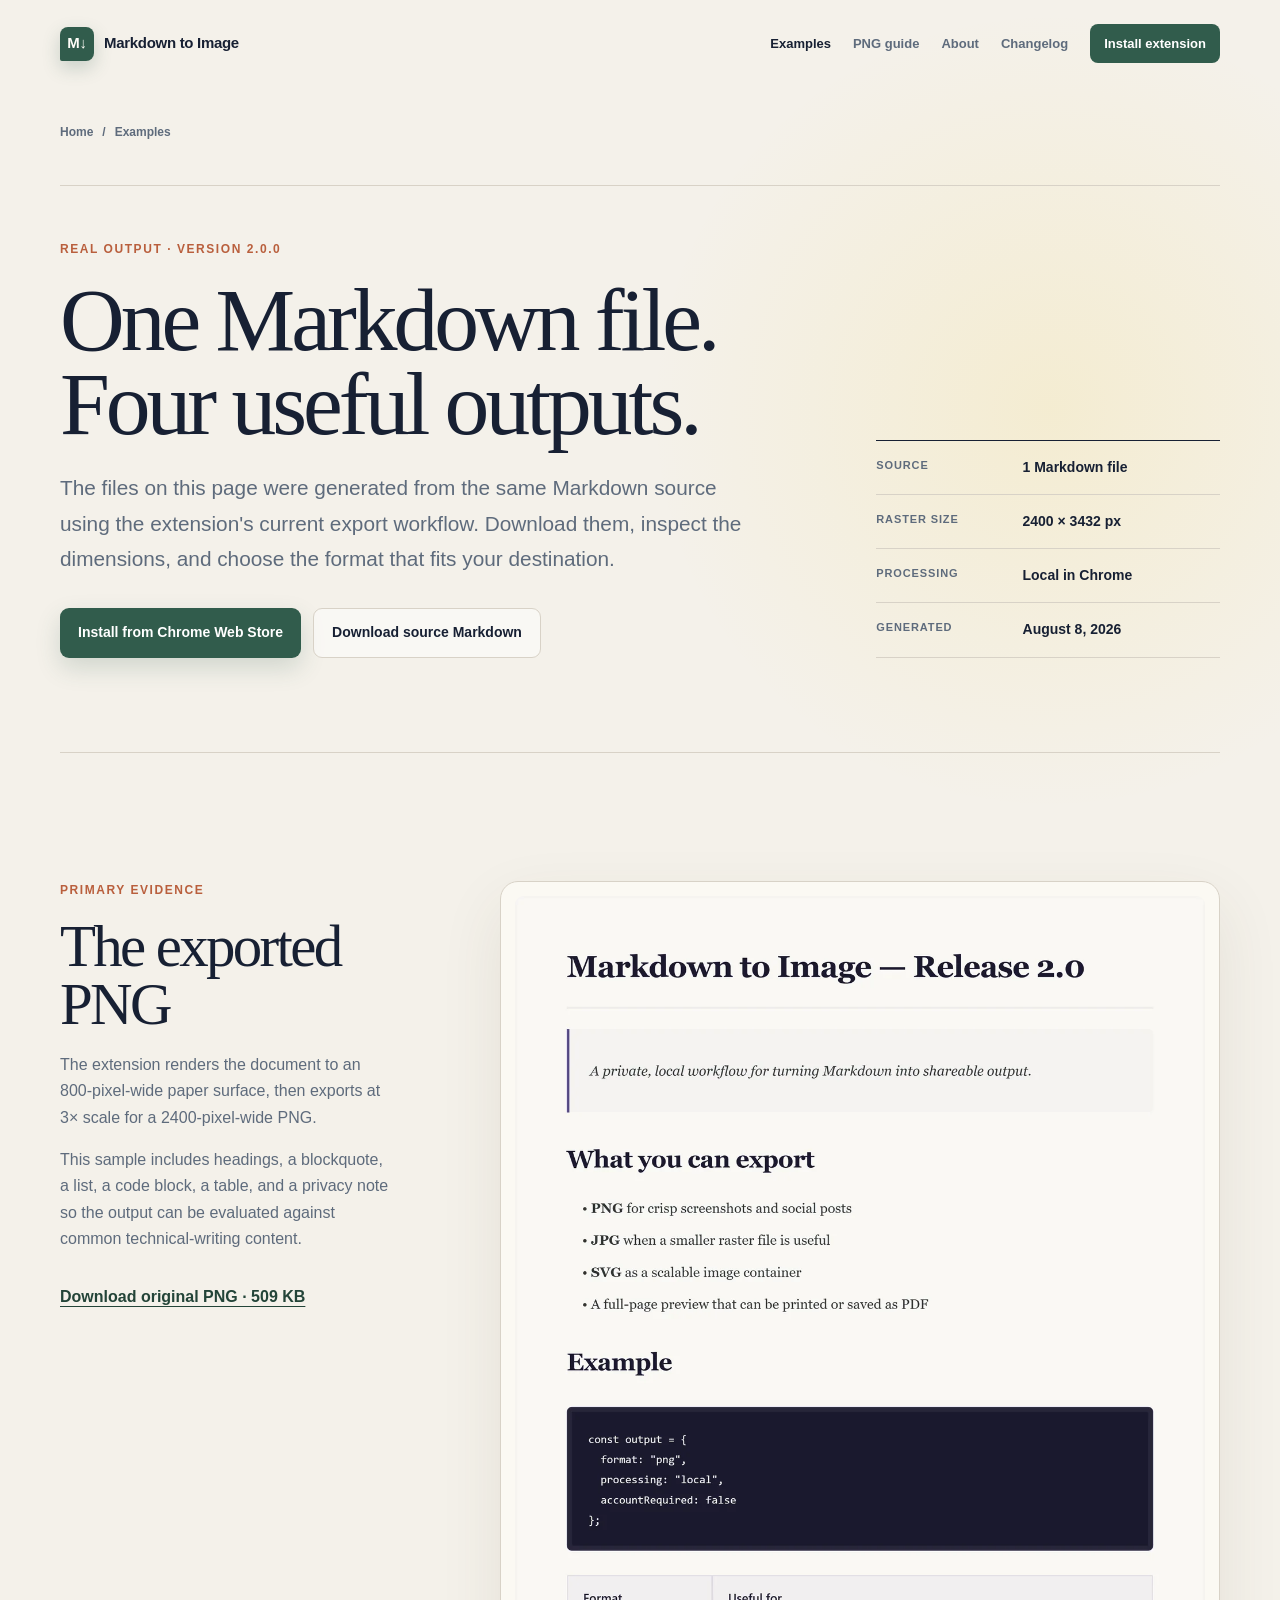
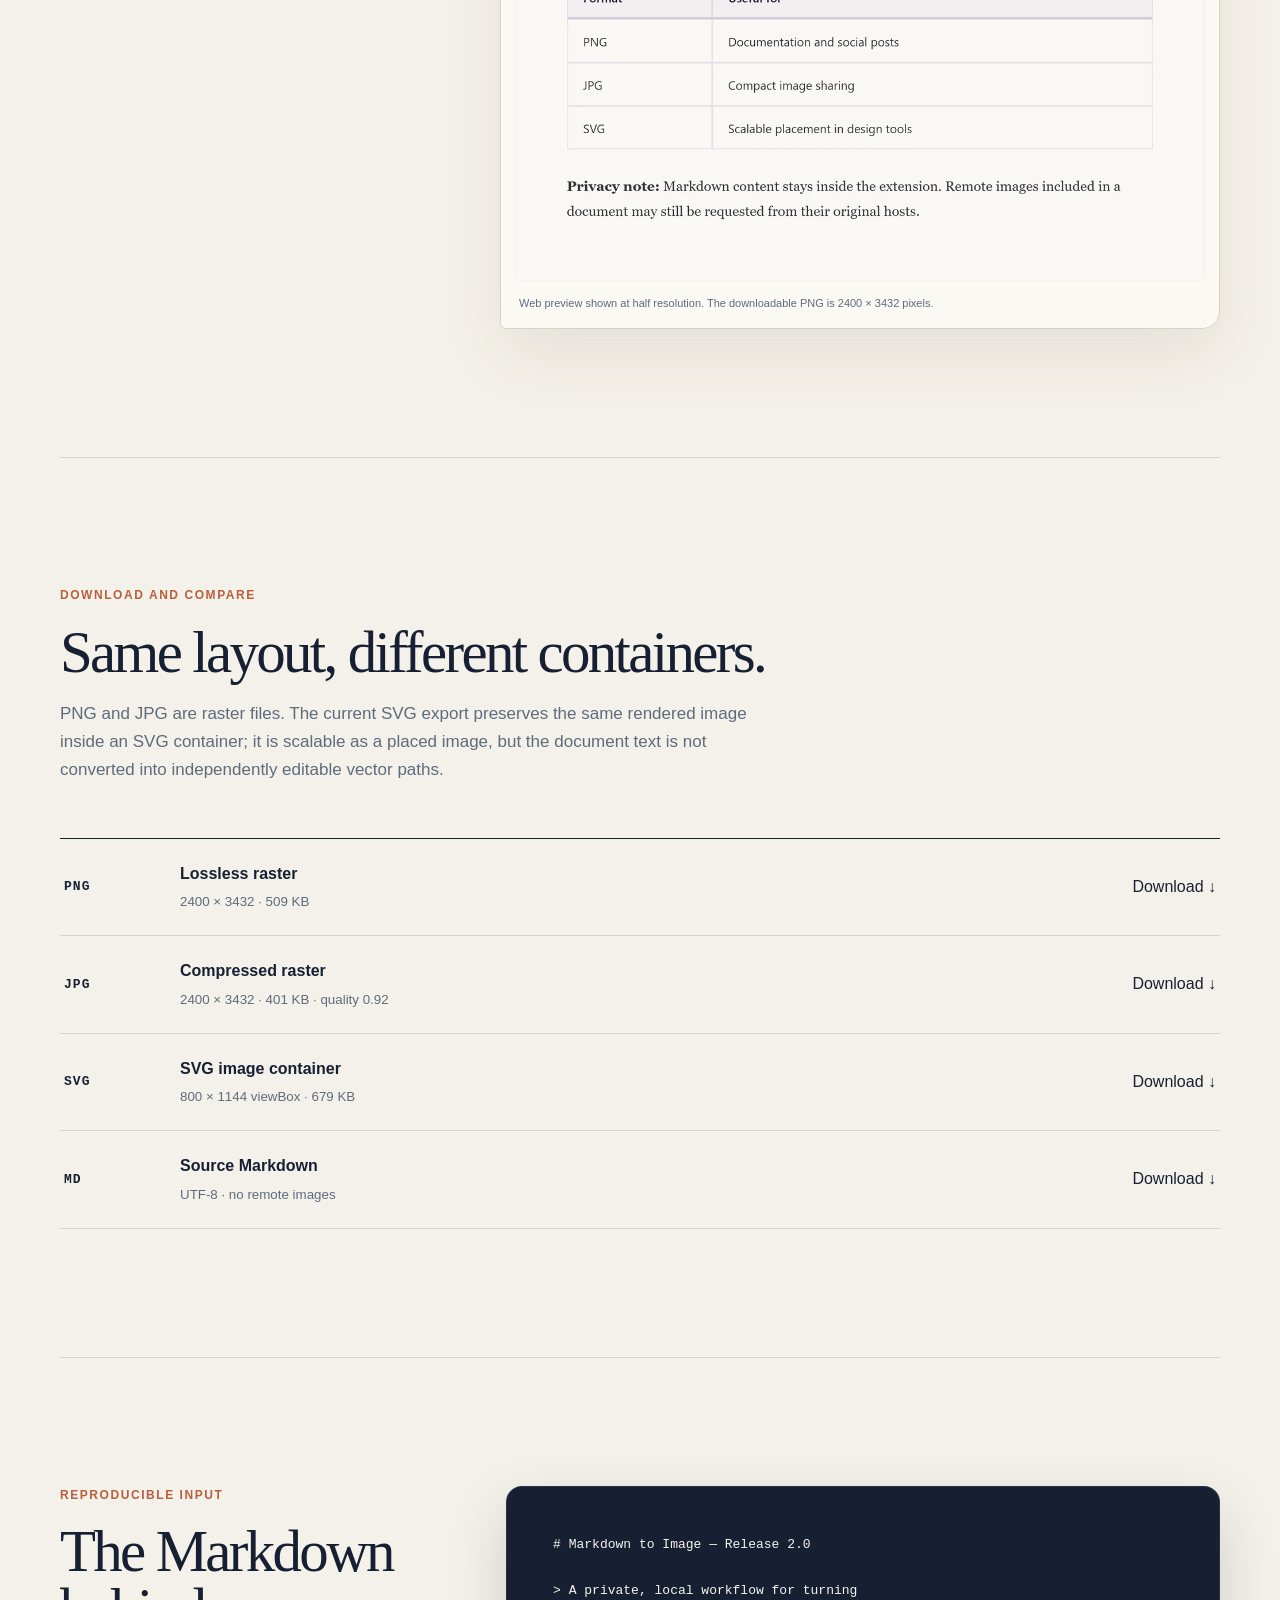
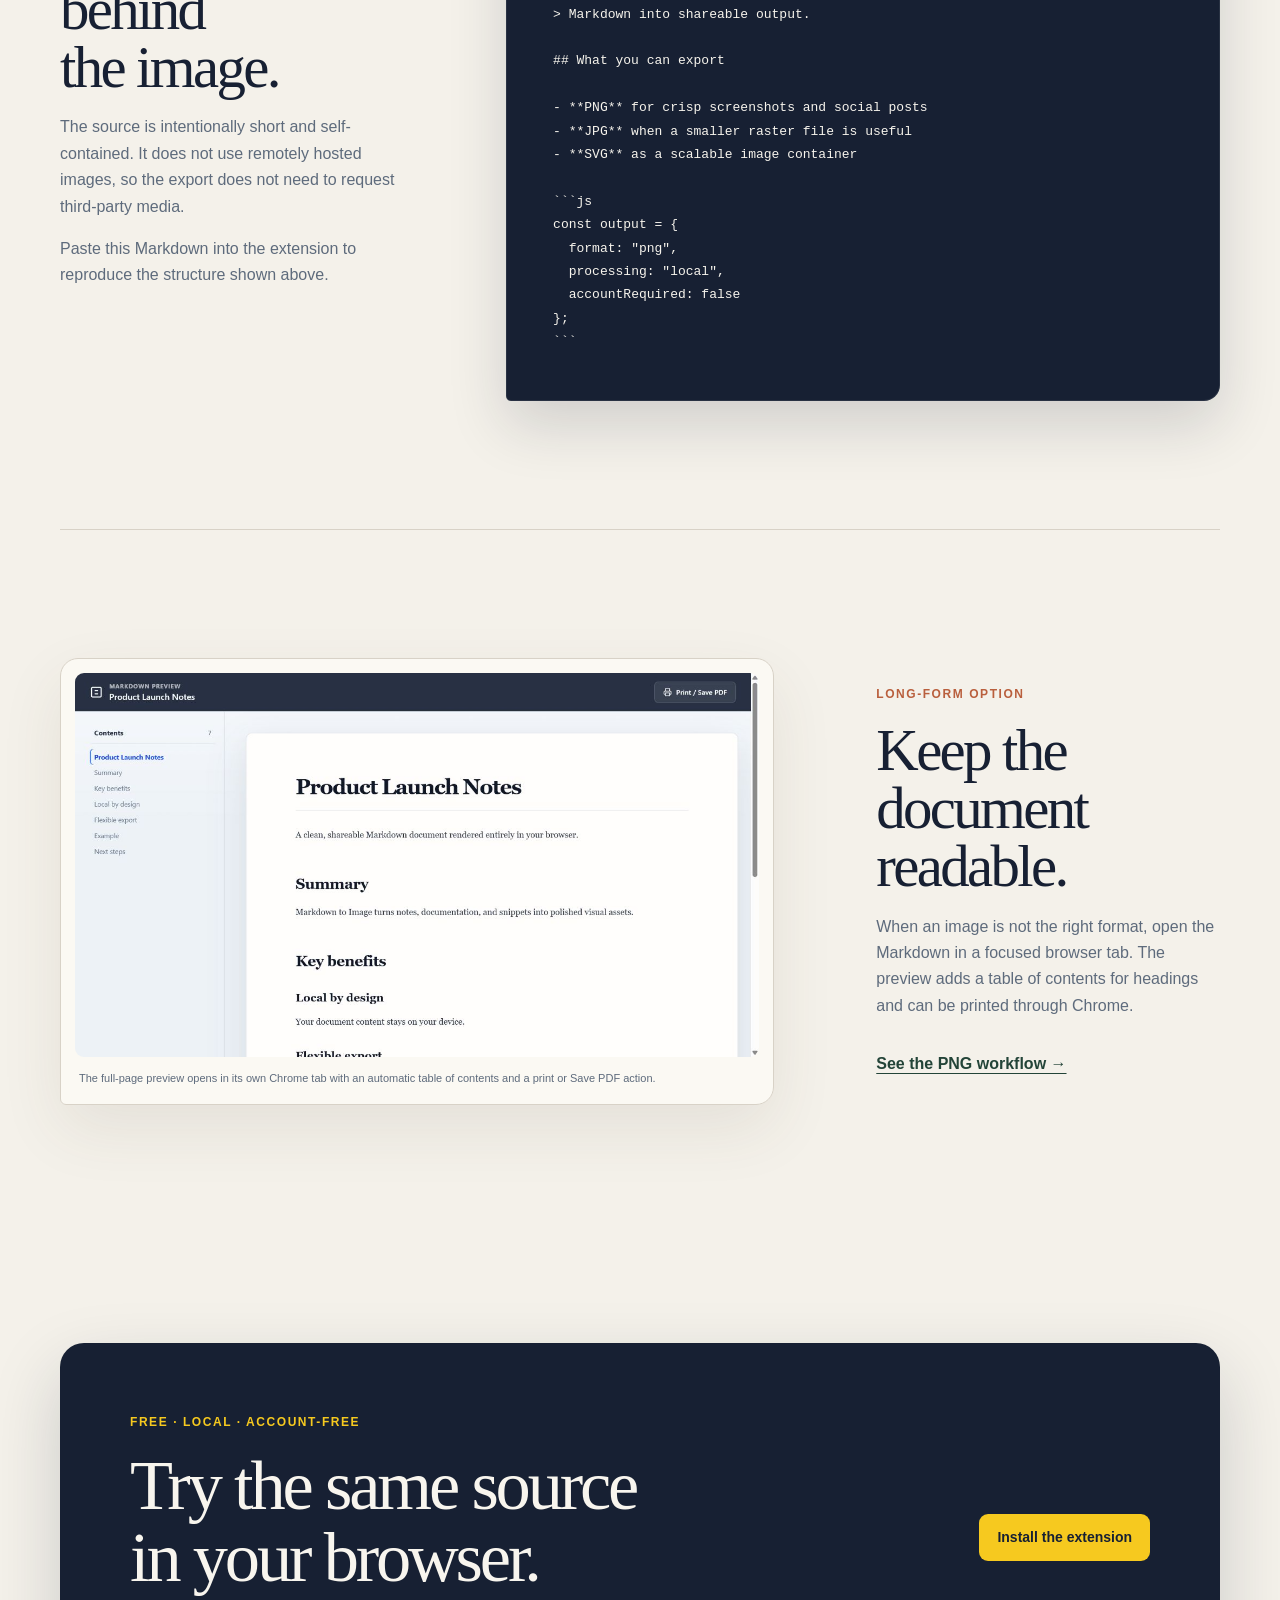
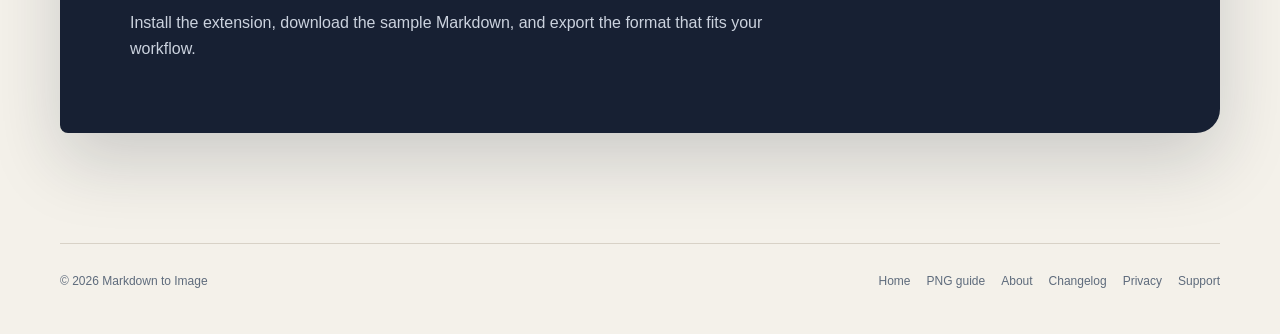
<file: examples/index.html>
<!DOCTYPE html>
<html lang="en">
<head>
    <meta charset="UTF-8">
    <meta name="viewport" content="width=device-width, initial-scale=1.0">
    <meta name="description" content="See real Markdown to Image outputs in PNG, JPG, SVG, and a full-page preview, with the source Markdown and downloadable sample files.">
    <meta name="theme-color" content="#172033">
    <link rel="canonical" href="https://arieseven.github.io/markdown-to-image-site/examples/">
    <link rel="icon" type="image/png" sizes="16x16" href="../assets/icon16.png">
    <link rel="icon" type="image/png" sizes="48x48" href="../assets/icon48.png">
    <link rel="apple-touch-icon" sizes="128x128" href="../assets/icon128.png">
    <meta property="og:type" content="website">
    <meta property="og:site_name" content="Markdown to Image">
    <meta property="og:title" content="Markdown Image Examples — PNG, JPG &amp; SVG">
    <meta property="og:description" content="Inspect a real Markdown source and download the PNG, JPG, and SVG files exported by the Chrome extension.">
    <meta property="og:url" content="https://arieseven.github.io/markdown-to-image-site/examples/">
    <meta property="og:image" content="https://arieseven.github.io/markdown-to-image-site/assets/og-image.png">
    <meta property="og:image:width" content="1200">
    <meta property="og:image:height" content="630">
    <meta name="twitter:card" content="summary_large_image">
    <meta name="twitter:title" content="Markdown Image Examples — PNG, JPG &amp; SVG">
    <meta name="twitter:description" content="Real outputs from the free, local Markdown to Image Chrome extension.">
    <meta name="twitter:image" content="https://arieseven.github.io/markdown-to-image-site/assets/og-image.png">
    <title>Markdown Image Examples — PNG, JPG &amp; SVG Outputs</title>
    <link rel="stylesheet" href="../assets/site.css?v=20260808-1">
    <script type="application/ld+json">
    {
      "@context": "https://schema.org",
      "@graph": [
        {
          "@type": "CollectionPage",
          "name": "Markdown Image Examples",
          "url": "https://arieseven.github.io/markdown-to-image-site/examples/",
          "description": "Real PNG, JPG, SVG, and full-page preview outputs created with the Markdown to Image Chrome extension.",
          "dateModified": "2026-08-08",
          "isPartOf": {
            "@type": "WebSite",
            "name": "Markdown to Image",
            "url": "https://arieseven.github.io/markdown-to-image-site/"
          },
          "about": {
            "@type": "SoftwareApplication",
            "name": "Markdown to Image",
            "softwareVersion": "2.0.0",
            "downloadUrl": "https://chromewebstore.google.com/detail/markdown-to-image/oicohknclaabjbdcjhcddaklacoehlhi"
          },
          "primaryImageOfPage": {
            "@type": "ImageObject",
            "contentUrl": "https://arieseven.github.io/markdown-to-image-site/assets/examples/markdown-to-image-example.png",
            "width": 2400,
            "height": 3432
          }
        },
        {
          "@type": "BreadcrumbList",
          "itemListElement": [
            { "@type": "ListItem", "position": 1, "name": "Home", "item": "https://arieseven.github.io/markdown-to-image-site/" },
            { "@type": "ListItem", "position": 2, "name": "Examples", "item": "https://arieseven.github.io/markdown-to-image-site/examples/" }
          ]
        }
      ]
    }
    </script>
</head>
<body>
    <a class="skip-link" href="#main">Skip to content</a>
    <header class="site-header">
        <a class="brand" href="../" aria-label="Markdown to Image home"><span class="brand-mark" aria-hidden="true">M↓</span><span data-product-name>Markdown to Image</span></a>
        <nav class="site-nav" aria-label="Primary navigation">
            <a aria-current="page" href="./">Examples</a>
            <a href="../markdown-to-png/">PNG guide</a>
            <a href="../about/">About</a>
            <a href="../changelog/">Changelog</a>
            <a class="nav-primary" data-store-link href="https://chromewebstore.google.com/detail/markdown-to-image/oicohknclaabjbdcjhcddaklacoehlhi">Install extension</a>
        </nav>
    </header>

    <main id="main" class="content-shell">
        <nav class="breadcrumb" aria-label="Breadcrumb"><a href="../">Home</a><span aria-hidden="true">/</span><span>Examples</span></nav>
        <section class="content-hero content-hero-evidence">
            <div>
                <p class="eyebrow">Real output · Version 2.0.0</p>
                <h1>One Markdown file. Four useful outputs.</h1>
                <p class="content-lead">The files on this page were generated from the same Markdown source using the extension's current export workflow. Download them, inspect the dimensions, and choose the format that fits your destination.</p>
                <div class="hero-actions">
                    <a class="primary-link" data-store-link href="https://chromewebstore.google.com/detail/markdown-to-image/oicohknclaabjbdcjhcddaklacoehlhi">Install from Chrome Web Store</a>
                    <a class="secondary-link" href="../assets/examples/markdown-to-image-example.md" download>Download source Markdown</a>
                </div>
            </div>
            <dl class="evidence-stats" aria-label="Example output facts">
                <div><dt>Source</dt><dd>1 Markdown file</dd></div>
                <div><dt>Raster size</dt><dd>2400 × 3432 px</dd></div>
                <div><dt>Processing</dt><dd>Local in Chrome</dd></div>
                <div><dt>Generated</dt><dd>August 8, 2026</dd></div>
            </dl>
        </section>

        <section class="content-section evidence-layout" aria-labelledby="output-heading">
            <div class="section-copy sticky-copy">
                <p class="eyebrow">Primary evidence</p>
                <h2 id="output-heading">The exported PNG</h2>
                <p>The extension renders the document to an 800-pixel-wide paper surface, then exports at 3× scale for a 2400-pixel-wide PNG.</p>
                <p>This sample includes headings, a blockquote, a list, a code block, a table, and a privacy note so the output can be evaluated against common technical-writing content.</p>
                <a class="text-link" href="../assets/examples/markdown-to-image-example.png" download>Download original PNG · 509 KB</a>
            </div>
            <figure class="evidence-frame evidence-frame-tall">
                <img src="../assets/examples/markdown-to-image-example-preview.webp" width="1200" height="1716" alt="Exported Markdown document showing headings, a blockquote, bullet list, code block, table, and privacy note" fetchpriority="high">
                <figcaption>Web preview shown at half resolution. The downloadable PNG is 2400 × 3432 pixels.</figcaption>
            </figure>
        </section>

        <section class="content-section" aria-labelledby="downloads-heading">
            <div class="section-heading compact-heading">
                <p class="eyebrow">Download and compare</p>
                <h2 id="downloads-heading">Same layout, different containers.</h2>
                <p>PNG and JPG are raster files. The current SVG export preserves the same rendered image inside an SVG container; it is scalable as a placed image, but the document text is not converted into independently editable vector paths.</p>
            </div>
            <div class="download-ledger">
                <a class="download-row" href="../assets/examples/markdown-to-image-example.png" download>
                    <span class="format-token">PNG</span><span><strong>Lossless raster</strong><small>2400 × 3432 · 509 KB</small></span><span aria-hidden="true">Download ↓</span>
                </a>
                <a class="download-row" href="../assets/examples/markdown-to-image-example.jpg" download>
                    <span class="format-token">JPG</span><span><strong>Compressed raster</strong><small>2400 × 3432 · 401 KB · quality 0.92</small></span><span aria-hidden="true">Download ↓</span>
                </a>
                <a class="download-row" href="../assets/examples/markdown-to-image-example.svg" download>
                    <span class="format-token">SVG</span><span><strong>SVG image container</strong><small>800 × 1144 viewBox · 679 KB</small></span><span aria-hidden="true">Download ↓</span>
                </a>
                <a class="download-row" href="../assets/examples/markdown-to-image-example.md" download>
                    <span class="format-token">MD</span><span><strong>Source Markdown</strong><small>UTF-8 · no remote images</small></span><span aria-hidden="true">Download ↓</span>
                </a>
            </div>
        </section>

        <section class="content-section source-layout" aria-labelledby="source-heading">
            <div class="section-copy">
                <p class="eyebrow">Reproducible input</p>
                <h2 id="source-heading">The Markdown behind the image.</h2>
                <p>The source is intentionally short and self-contained. It does not use remotely hosted images, so the export does not need to request third-party media.</p>
                <p>Paste this Markdown into the extension to reproduce the structure shown above.</p>
            </div>
            <pre class="source-code"><code># Markdown to Image — Release 2.0

&gt; A private, local workflow for turning
&gt; Markdown into shareable output.

## What you can export

- **PNG** for crisp screenshots and social posts
- **JPG** when a smaller raster file is useful
- **SVG** as a scalable image container

```js
const output = {
  format: "png",
  processing: "local",
  accountRequired: false
};
```</code></pre>
        </section>

        <section class="content-section preview-layout" aria-labelledby="preview-heading">
            <figure class="evidence-frame evidence-frame-wide">
                <img src="../assets/examples/full-page-preview.png" width="1265" height="712" loading="lazy" alt="Markdown to Image full-page preview with a table of contents and PDF print action">
                <figcaption>The full-page preview opens in its own Chrome tab with an automatic table of contents and a print or Save PDF action.</figcaption>
            </figure>
            <div class="section-copy">
                <p class="eyebrow">Long-form option</p>
                <h2 id="preview-heading">Keep the document readable.</h2>
                <p>When an image is not the right format, open the Markdown in a focused browser tab. The preview adds a table of contents for headings and can be printed through Chrome.</p>
                <a class="text-link" href="../markdown-to-png/">See the PNG workflow →</a>
            </div>
        </section>

        <section class="section final-cta content-final-cta">
            <div>
                <p class="eyebrow">Free · Local · Account-free</p>
                <h2>Try the same source in your browser.</h2>
                <p>Install the extension, download the sample Markdown, and export the format that fits your workflow.</p>
            </div>
            <a class="primary-link" data-store-link href="https://chromewebstore.google.com/detail/markdown-to-image/oicohknclaabjbdcjhcddaklacoehlhi">Install the extension</a>
        </section>
    </main>

    <footer class="site-footer">
        <span>© <span data-current-year></span> <span data-product-name>Markdown to Image</span></span>
        <nav class="footer-links" aria-label="Site links">
            <a href="../">Home</a><a href="../markdown-to-png/">PNG guide</a><a href="../about/">About</a><a href="../changelog/">Changelog</a><a href="../privacy.html">Privacy</a><a href="../support.html">Support</a>
        </nav>
    </footer>
    <script src="../assets/config.js?v=20260804"></script>
    <script src="../assets/site.js?v=20260801"></script>
</body>
</html>
</file>
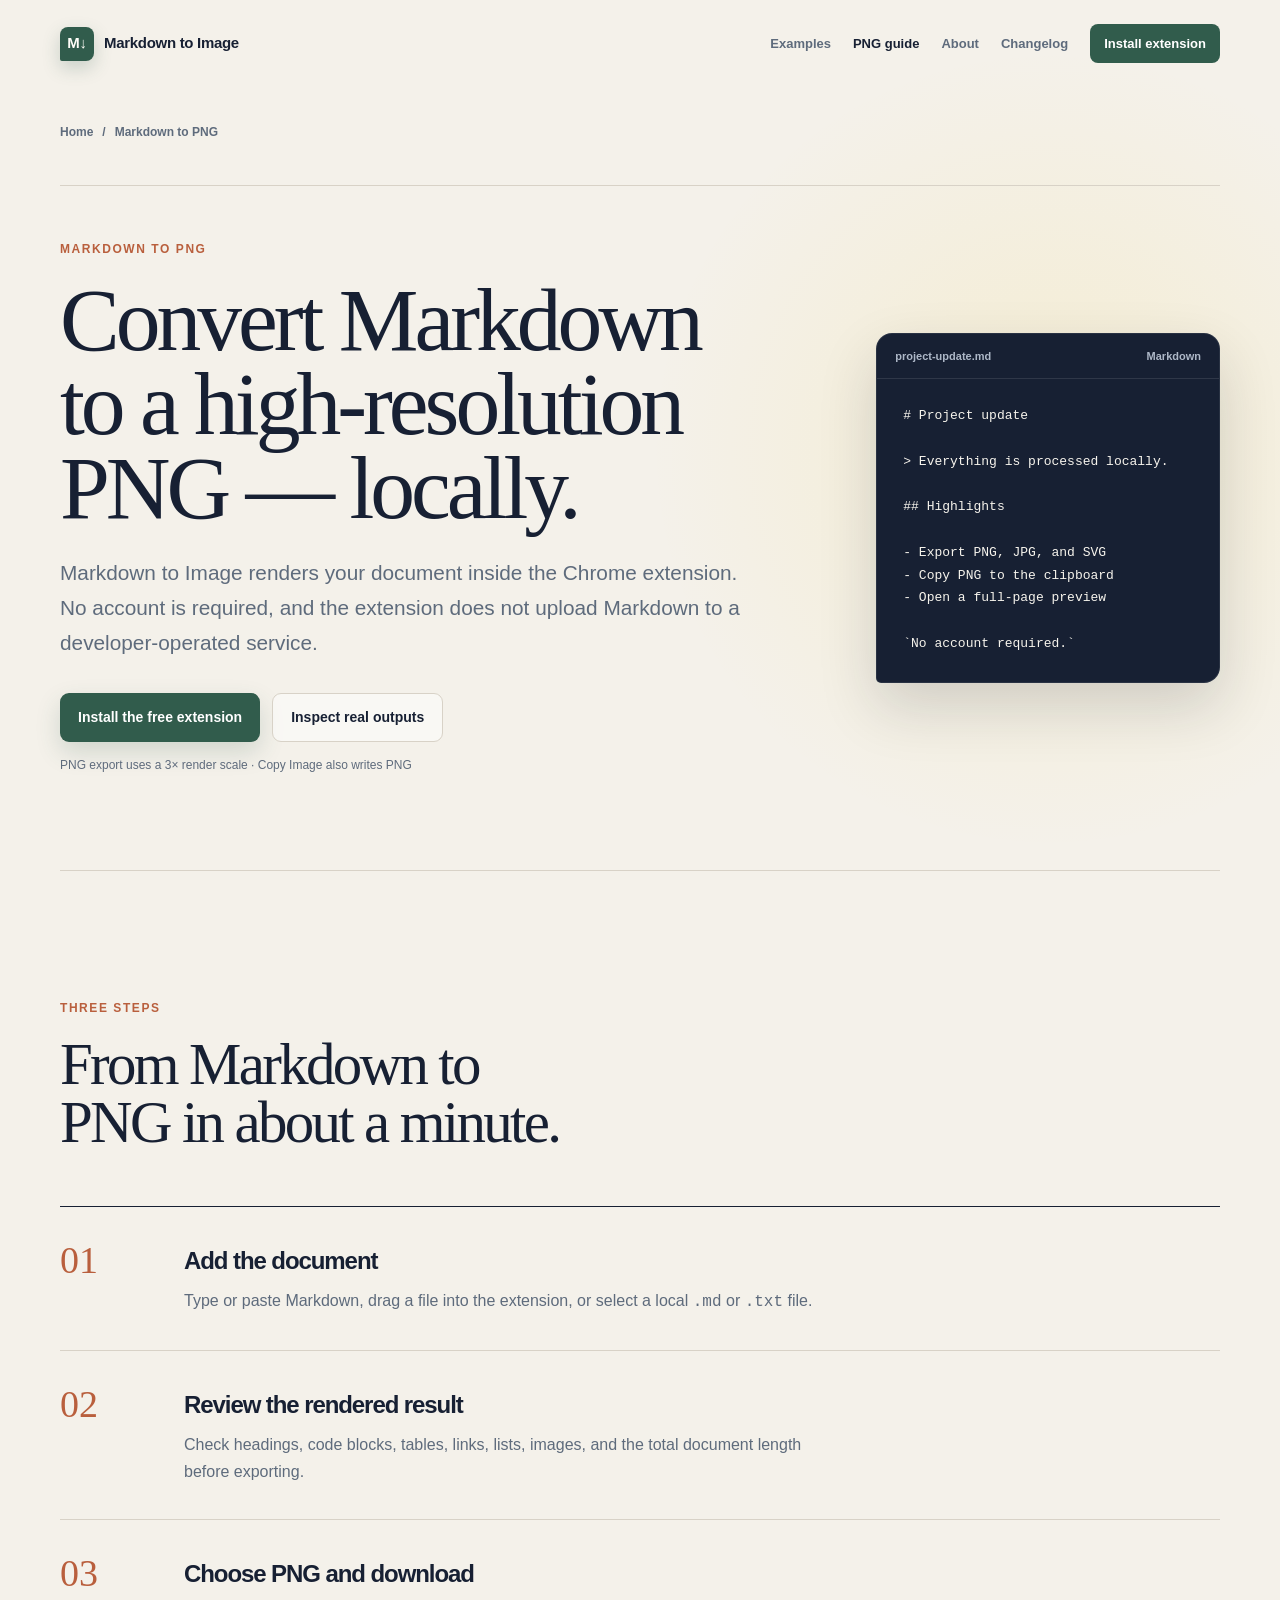
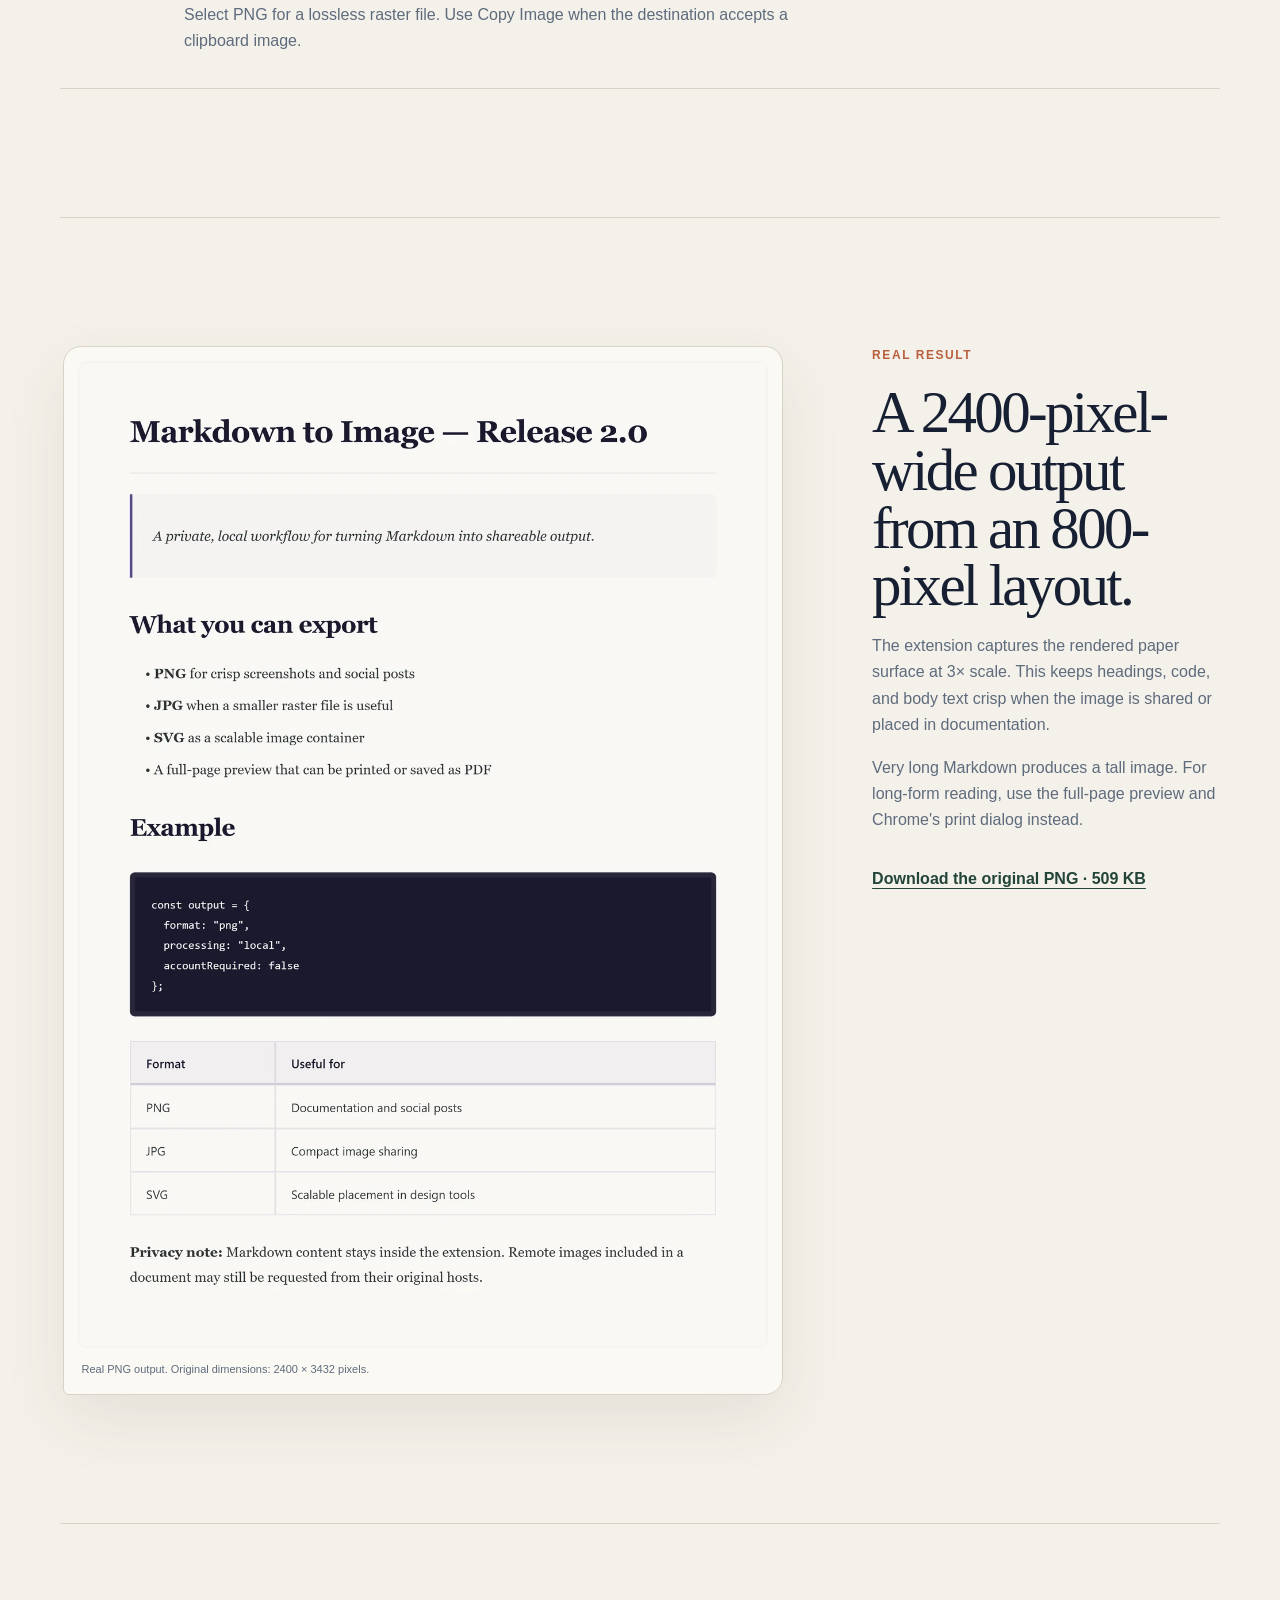
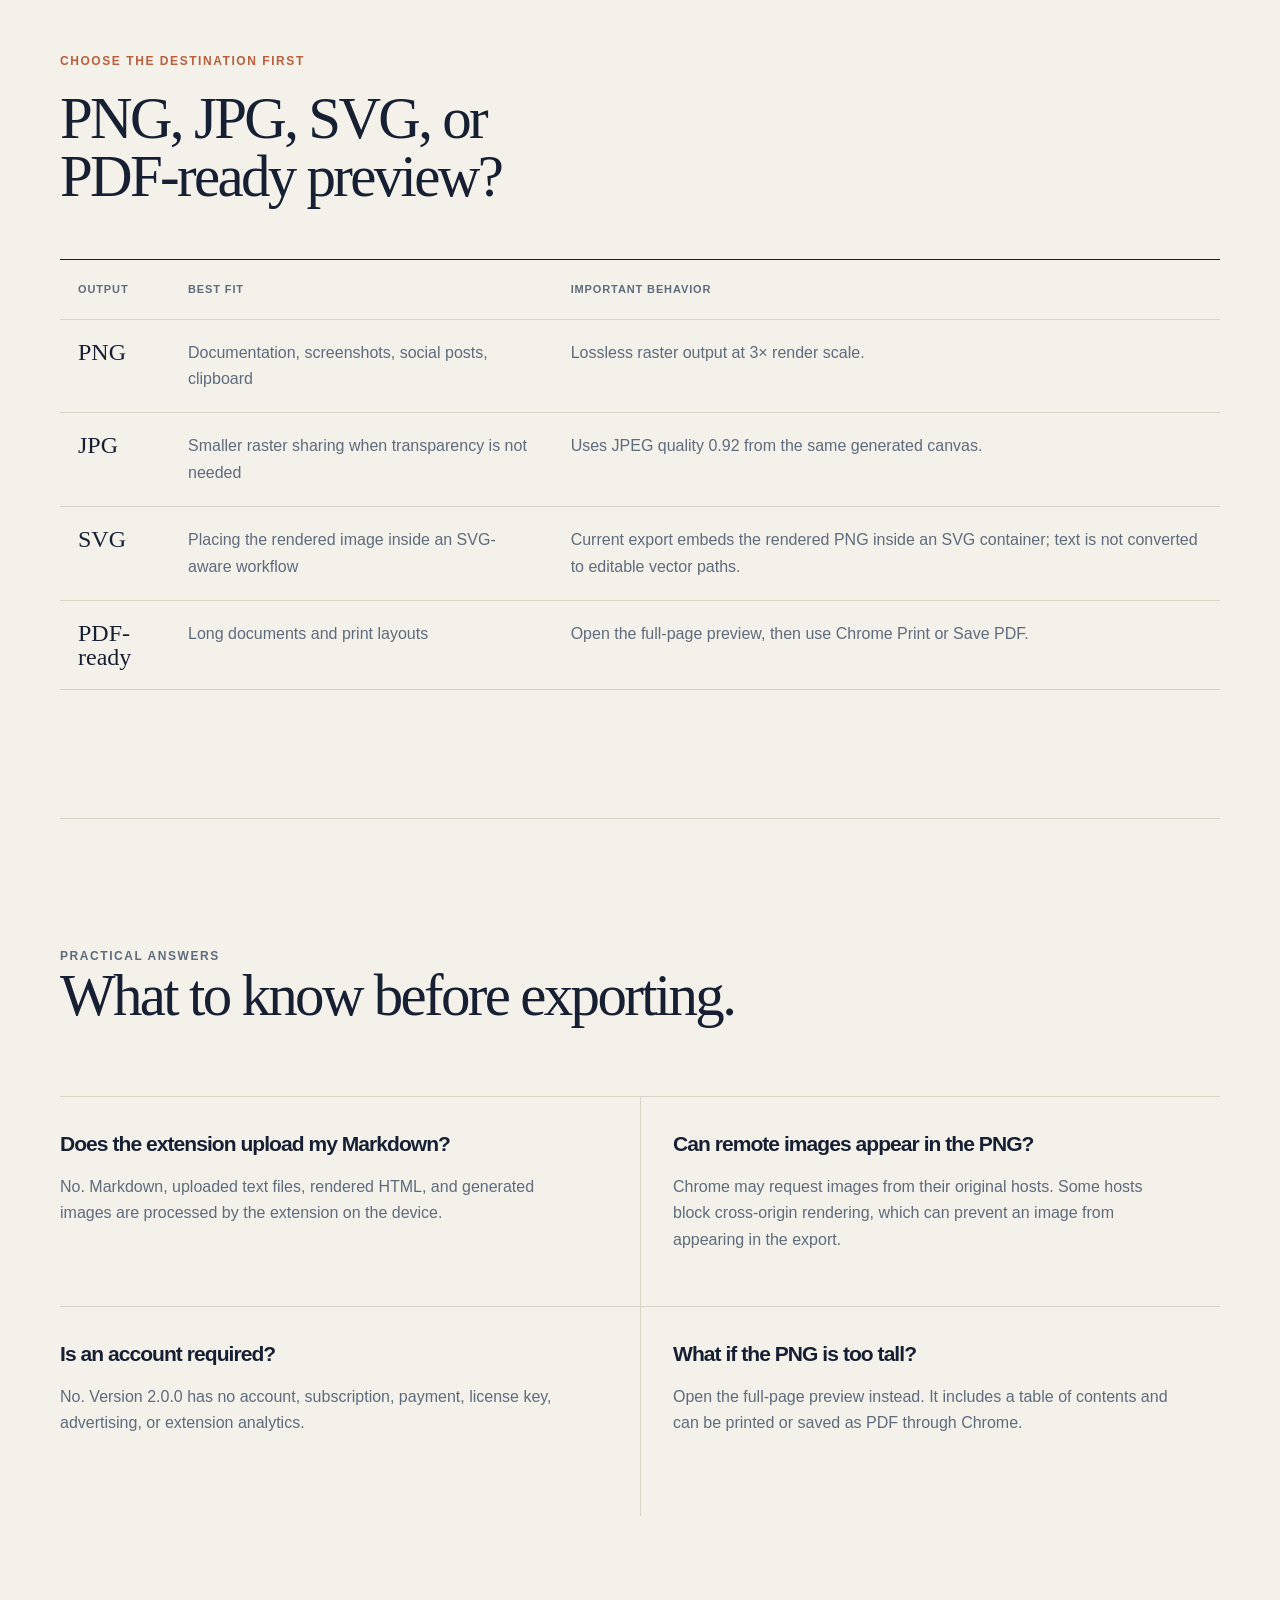
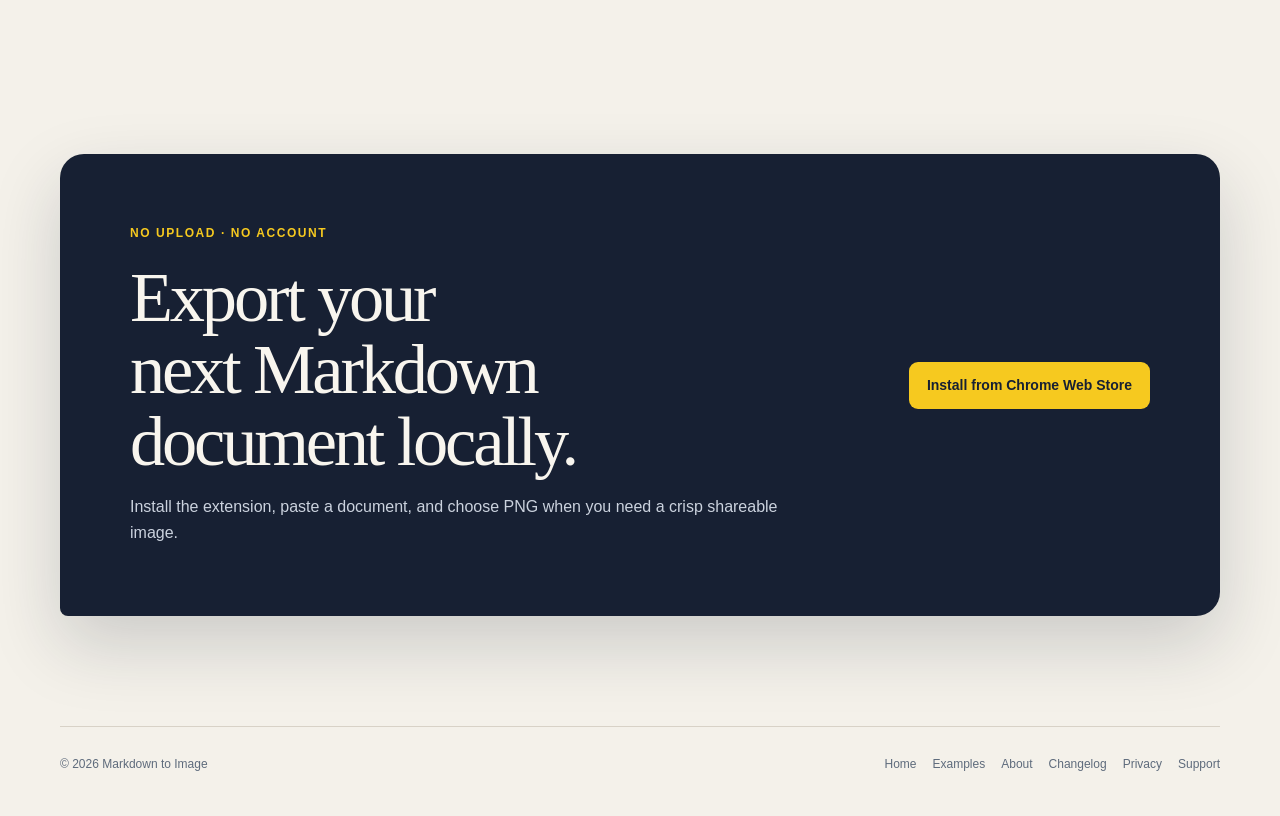
<file: markdown-to-png/index.html>
<!DOCTYPE html>
<html lang="en">
<head>
    <meta charset="UTF-8">
    <meta name="viewport" content="width=device-width, initial-scale=1.0">
    <meta name="description" content="Convert Markdown to a high-resolution PNG locally in Chrome. Follow three steps, inspect a real output, and learn when to choose PNG, JPG, or SVG.">
    <meta name="theme-color" content="#172033">
    <link rel="canonical" href="https://arieseven.github.io/markdown-to-image-site/markdown-to-png/">
    <link rel="icon" type="image/png" sizes="16x16" href="../assets/icon16.png">
    <link rel="icon" type="image/png" sizes="48x48" href="../assets/icon48.png">
    <link rel="apple-touch-icon" sizes="128x128" href="../assets/icon128.png">
    <meta property="og:type" content="article">
    <meta property="og:site_name" content="Markdown to Image">
    <meta property="og:title" content="Convert Markdown to PNG Locally in Chrome">
    <meta property="og:description" content="A free, account-free Chrome workflow for turning Markdown into a high-resolution PNG without uploading the document to a developer-operated service.">
    <meta property="og:url" content="https://arieseven.github.io/markdown-to-image-site/markdown-to-png/">
    <meta property="og:image" content="https://arieseven.github.io/markdown-to-image-site/assets/og-image.png">
    <meta property="og:image:width" content="1200">
    <meta property="og:image:height" content="630">
    <meta name="twitter:card" content="summary_large_image">
    <meta name="twitter:title" content="Convert Markdown to PNG Locally in Chrome">
    <meta name="twitter:description" content="Paste Markdown, review the rendering, and download a high-resolution PNG locally in Chrome.">
    <meta name="twitter:image" content="https://arieseven.github.io/markdown-to-image-site/assets/og-image.png">
    <title>Convert Markdown to PNG Locally — Chrome Extension</title>
    <link rel="stylesheet" href="../assets/site.css?v=20260808-1">
    <script type="application/ld+json">
    {
      "@context": "https://schema.org",
      "@type": "HowTo",
      "name": "How to convert Markdown to PNG locally in Chrome",
      "description": "Use the Markdown to Image Chrome extension to render Markdown locally and download a high-resolution PNG.",
      "url": "https://arieseven.github.io/markdown-to-image-site/markdown-to-png/",
      "image": "https://arieseven.github.io/markdown-to-image-site/assets/examples/markdown-to-image-example-preview.webp",
      "totalTime": "PT1M",
      "tool": [{ "@type": "HowToTool", "name": "Markdown to Image Chrome extension" }],
      "step": [
        { "@type": "HowToStep", "position": 1, "name": "Add Markdown", "text": "Type or paste Markdown, or upload a .md or .txt file." },
        { "@type": "HowToStep", "position": 2, "name": "Review the rendering", "text": "Convert the document and check headings, lists, tables, code blocks, links, and document length." },
        { "@type": "HowToStep", "position": 3, "name": "Download PNG", "text": "Select PNG and download the generated high-resolution image, or copy the PNG to the clipboard." }
      ]
    }
    </script>
</head>
<body>
    <a class="skip-link" href="#main">Skip to content</a>
    <header class="site-header">
        <a class="brand" href="../" aria-label="Markdown to Image home"><span class="brand-mark" aria-hidden="true">M↓</span><span data-product-name>Markdown to Image</span></a>
        <nav class="site-nav" aria-label="Primary navigation">
            <a href="../examples/">Examples</a>
            <a aria-current="page" href="./">PNG guide</a>
            <a href="../about/">About</a>
            <a href="../changelog/">Changelog</a>
            <a class="nav-primary" data-store-link href="https://chromewebstore.google.com/detail/markdown-to-image/oicohknclaabjbdcjhcddaklacoehlhi">Install extension</a>
        </nav>
    </header>

    <main id="main" class="content-shell">
        <nav class="breadcrumb" aria-label="Breadcrumb"><a href="../">Home</a><span aria-hidden="true">/</span><span>Markdown to PNG</span></nav>
        <section class="content-hero guide-hero">
            <div>
                <p class="eyebrow">Markdown to PNG</p>
                <h1>Convert Markdown to a high-resolution PNG — locally.</h1>
                <p class="content-lead">Markdown to Image renders your document inside the Chrome extension. No account is required, and the extension does not upload Markdown to a developer-operated service.</p>
                <div class="hero-actions">
                    <a class="primary-link" data-store-link href="https://chromewebstore.google.com/detail/markdown-to-image/oicohknclaabjbdcjhcddaklacoehlhi">Install the free extension</a>
                    <a class="secondary-link" href="../examples/">Inspect real outputs</a>
                </div>
                <p class="microcopy">PNG export uses a 3× render scale · Copy Image also writes PNG</p>
            </div>
            <div class="code-card" aria-label="Example Markdown input">
                <div class="code-card-bar"><span>project-update.md</span><span>Markdown</span></div>
                <pre><code># Project update

&gt; Everything is processed locally.

## Highlights

- Export PNG, JPG, and SVG
- Copy PNG to the clipboard
- Open a full-page preview

`No account required.`</code></pre>
            </div>
        </section>

        <section class="content-section" aria-labelledby="steps-heading">
            <div class="section-heading compact-heading">
                <p class="eyebrow">Three steps</p>
                <h2 id="steps-heading">From Markdown to PNG in about a minute.</h2>
            </div>
            <ol class="editorial-steps">
                <li><span>01</span><div><h3>Add the document</h3><p>Type or paste Markdown, drag a file into the extension, or select a local <code>.md</code> or <code>.txt</code> file.</p></div></li>
                <li><span>02</span><div><h3>Review the rendered result</h3><p>Check headings, code blocks, tables, links, lists, images, and the total document length before exporting.</p></div></li>
                <li><span>03</span><div><h3>Choose PNG and download</h3><p>Select PNG for a lossless raster file. Use Copy Image when the destination accepts a clipboard image.</p></div></li>
            </ol>
        </section>

        <section class="content-section evidence-layout reverse-layout" aria-labelledby="result-heading">
            <figure class="evidence-frame evidence-frame-tall">
                <img src="../assets/examples/markdown-to-image-example-preview.webp" width="1200" height="1716" alt="High-resolution PNG exported from a Markdown document" loading="lazy">
                <figcaption>Real PNG output. Original dimensions: 2400 × 3432 pixels.</figcaption>
            </figure>
            <div class="section-copy sticky-copy">
                <p class="eyebrow">Real result</p>
                <h2 id="result-heading">A 2400-pixel-wide output from an 800-pixel layout.</h2>
                <p>The extension captures the rendered paper surface at 3× scale. This keeps headings, code, and body text crisp when the image is shared or placed in documentation.</p>
                <p>Very long Markdown produces a tall image. For long-form reading, use the full-page preview and Chrome's print dialog instead.</p>
                <a class="text-link" href="../assets/examples/markdown-to-image-example.png" download>Download the original PNG · 509 KB</a>
            </div>
        </section>

        <section class="content-section" aria-labelledby="format-heading">
            <div class="section-heading compact-heading">
                <p class="eyebrow">Choose the destination first</p>
                <h2 id="format-heading">PNG, JPG, SVG, or PDF-ready preview?</h2>
            </div>
            <div class="comparison-table" role="region" aria-label="Output format comparison" tabindex="0">
                <table>
                    <thead><tr><th>Output</th><th>Best fit</th><th>Important behavior</th></tr></thead>
                    <tbody>
                        <tr><th>PNG</th><td>Documentation, screenshots, social posts, clipboard</td><td>Lossless raster output at 3× render scale.</td></tr>
                        <tr><th>JPG</th><td>Smaller raster sharing when transparency is not needed</td><td>Uses JPEG quality 0.92 from the same generated canvas.</td></tr>
                        <tr><th>SVG</th><td>Placing the rendered image inside an SVG-aware workflow</td><td>Current export embeds the rendered PNG inside an SVG container; text is not converted to editable vector paths.</td></tr>
                        <tr><th>PDF-ready</th><td>Long documents and print layouts</td><td>Open the full-page preview, then use Chrome Print or Save PDF.</td></tr>
                    </tbody>
                </table>
            </div>
        </section>

        <section class="content-section question-grid" aria-labelledby="questions-heading">
            <div class="section-heading compact-heading">
                <p class="eyebrow">Practical answers</p>
                <h2 id="questions-heading">What to know before exporting.</h2>
            </div>
            <article><h3>Does the extension upload my Markdown?</h3><p>No. Markdown, uploaded text files, rendered HTML, and generated images are processed by the extension on the device.</p></article>
            <article><h3>Can remote images appear in the PNG?</h3><p>Chrome may request images from their original hosts. Some hosts block cross-origin rendering, which can prevent an image from appearing in the export.</p></article>
            <article><h3>Is an account required?</h3><p>No. Version 2.0.0 has no account, subscription, payment, license key, advertising, or extension analytics.</p></article>
            <article><h3>What if the PNG is too tall?</h3><p>Open the full-page preview instead. It includes a table of contents and can be printed or saved as PDF through Chrome.</p></article>
        </section>

        <section class="section final-cta content-final-cta">
            <div>
                <p class="eyebrow">No upload · No account</p>
                <h2>Export your next Markdown document locally.</h2>
                <p>Install the extension, paste a document, and choose PNG when you need a crisp shareable image.</p>
            </div>
            <a class="primary-link" data-store-link href="https://chromewebstore.google.com/detail/markdown-to-image/oicohknclaabjbdcjhcddaklacoehlhi">Install from Chrome Web Store</a>
        </section>
    </main>

    <footer class="site-footer">
        <span>© <span data-current-year></span> <span data-product-name>Markdown to Image</span></span>
        <nav class="footer-links" aria-label="Site links">
            <a href="../">Home</a><a href="../examples/">Examples</a><a href="../about/">About</a><a href="../changelog/">Changelog</a><a href="../privacy.html">Privacy</a><a href="../support.html">Support</a>
        </nav>
    </footer>
    <script src="../assets/config.js?v=20260804"></script>
    <script src="../assets/site.js?v=20260801"></script>
</body>
</html>
</file>
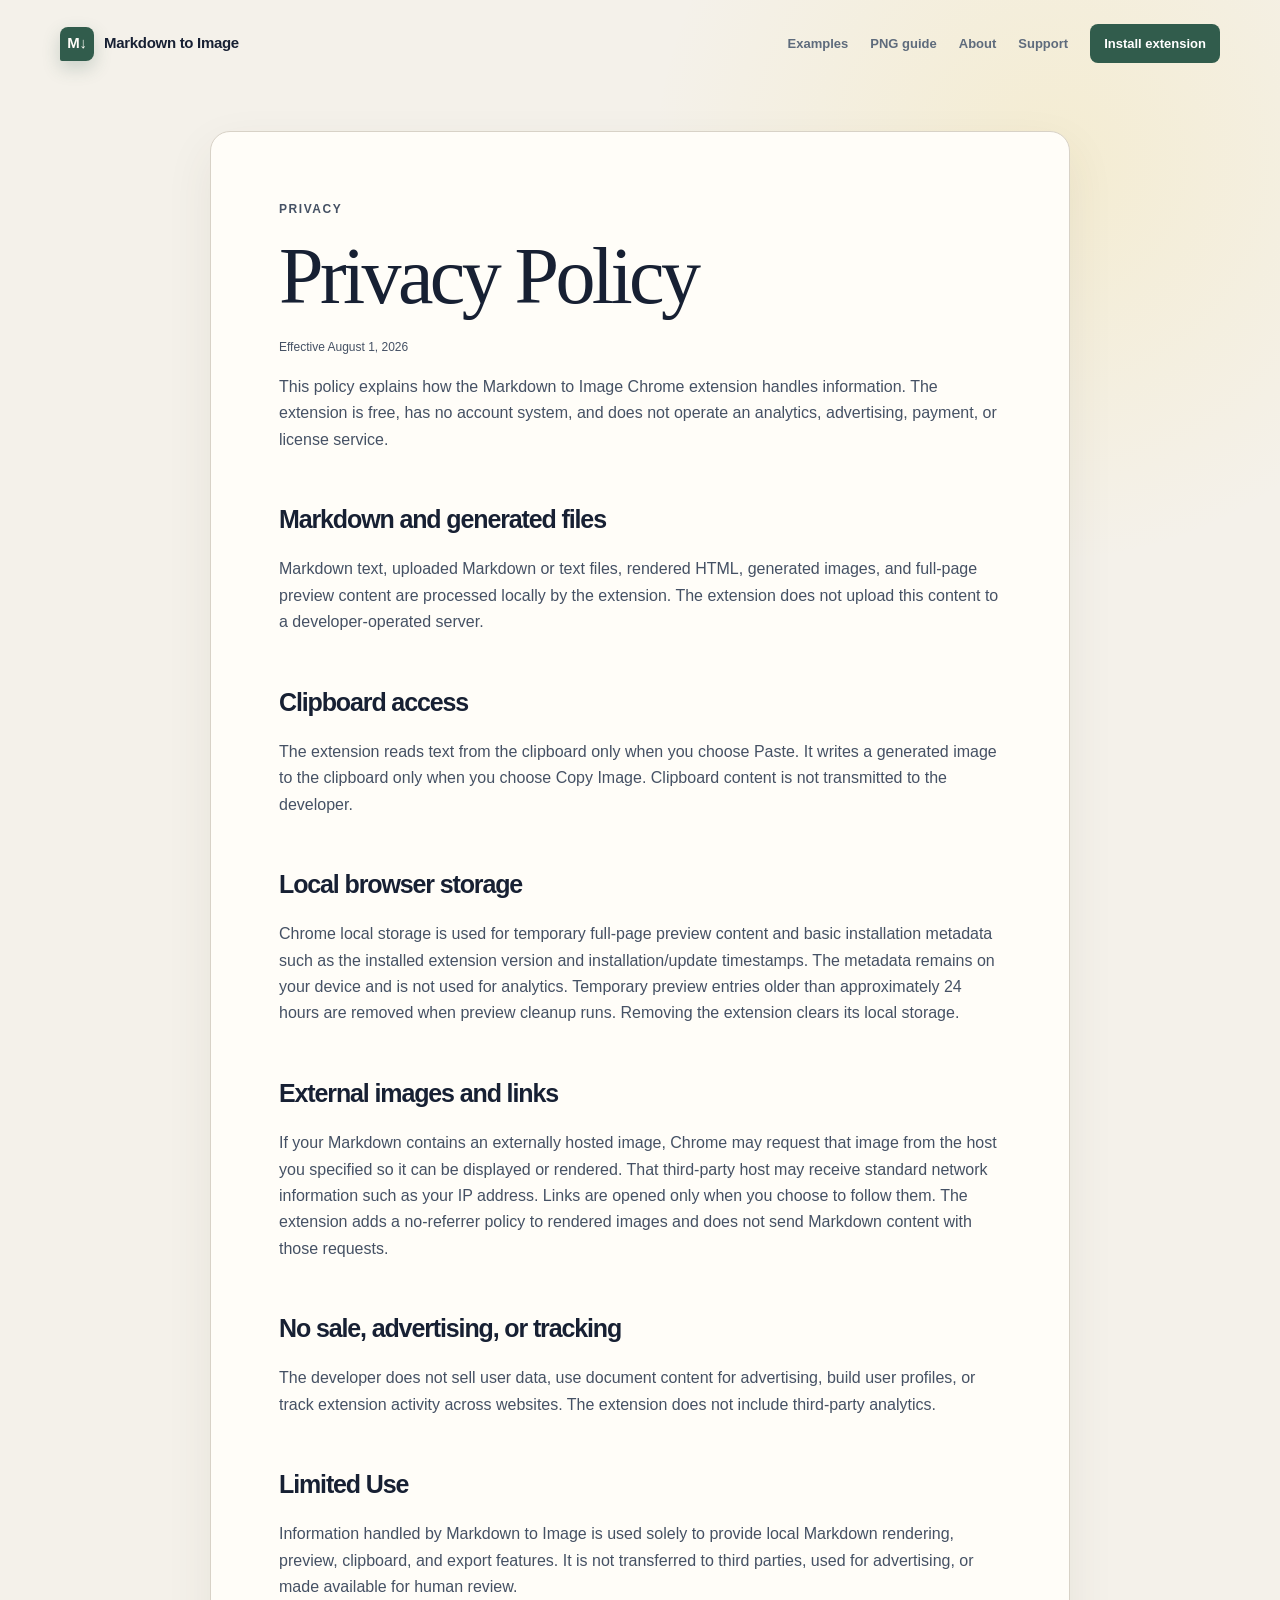
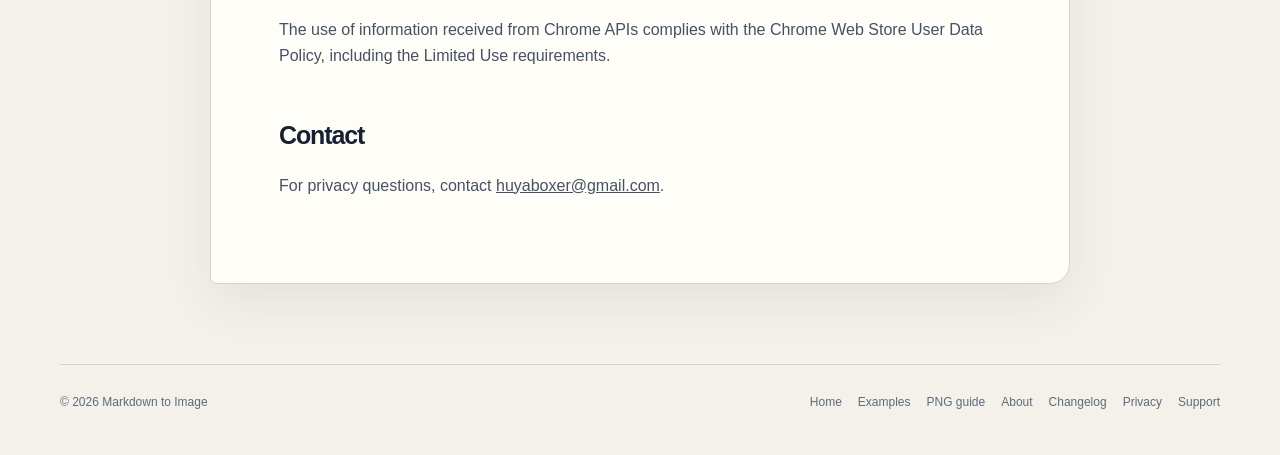
<file: privacy.html>
<!DOCTYPE html>
<html lang="en">
<head>
    <meta charset="UTF-8">
    <meta name="viewport" content="width=device-width, initial-scale=1.0">
    <meta name="description" content="Privacy policy for the Markdown to Image Chrome extension, including local processing, clipboard permissions, browser storage, and remote images.">
    <meta name="theme-color" content="#172033">
    <link rel="canonical" href="https://arieseven.github.io/markdown-to-image-site/privacy.html">
    <link rel="icon" type="image/png" sizes="16x16" href="assets/icon16.png">
    <link rel="icon" type="image/png" sizes="48x48" href="assets/icon48.png">
    <link rel="apple-touch-icon" sizes="128x128" href="assets/icon128.png">
    <meta property="og:type" content="article">
    <meta property="og:site_name" content="Markdown to Image">
    <meta property="og:title" content="Privacy Policy — Markdown to Image">
    <meta property="og:description" content="How Markdown to Image handles document content, clipboard access, local storage, and externally hosted images.">
    <meta property="og:url" content="https://arieseven.github.io/markdown-to-image-site/privacy.html">
    <meta property="og:image" content="https://arieseven.github.io/markdown-to-image-site/assets/og-image.png">
    <meta name="twitter:card" content="summary_large_image">
    <meta name="twitter:title" content="Privacy Policy — Markdown to Image">
    <meta name="twitter:description" content="Local document processing, explicit clipboard actions, temporary browser storage, and no extension analytics.">
    <meta name="twitter:image" content="https://arieseven.github.io/markdown-to-image-site/assets/og-image.png">
    <title>Privacy Policy — Markdown to Image Chrome Extension</title>
    <link rel="stylesheet" href="assets/site.css?v=20260808-1">
</head>
<body>
    <a class="skip-link" href="#main">Skip to content</a>
    <header class="site-header">
        <a class="brand" href="index.html" aria-label="Markdown to Image home"><span class="brand-mark" aria-hidden="true">M↓</span><span data-product-name>Markdown to Image</span></a>
        <nav class="site-nav" aria-label="Primary navigation">
            <a href="examples/">Examples</a>
            <a href="markdown-to-png/">PNG guide</a>
            <a href="about/">About</a>
            <a href="support.html">Support</a>
            <a class="nav-primary" data-store-link href="https://chromewebstore.google.com/detail/markdown-to-image/oicohknclaabjbdcjhcddaklacoehlhi">Install extension</a>
        </nav>
    </header>
    <main id="main" class="page-shell"><article>
        <p class="eyebrow">Privacy</p>
        <h1>Privacy Policy</h1>
        <p class="updated">Effective August 1, 2026</p>
        <p>This policy explains how the Markdown to Image Chrome extension handles information. The extension is free, has no account system, and does not operate an analytics, advertising, payment, or license service.</p>

        <h2>Markdown and generated files</h2>
        <p>Markdown text, uploaded Markdown or text files, rendered HTML, generated images, and full-page preview content are processed locally by the extension. The extension does not upload this content to a developer-operated server.</p>

        <h2>Clipboard access</h2>
        <p>The extension reads text from the clipboard only when you choose Paste. It writes a generated image to the clipboard only when you choose Copy Image. Clipboard content is not transmitted to the developer.</p>

        <h2>Local browser storage</h2>
        <p>Chrome local storage is used for temporary full-page preview content and basic installation metadata such as the installed extension version and installation/update timestamps. The metadata remains on your device and is not used for analytics. Temporary preview entries older than approximately 24 hours are removed when preview cleanup runs. Removing the extension clears its local storage.</p>

        <h2>External images and links</h2>
        <p>If your Markdown contains an externally hosted image, Chrome may request that image from the host you specified so it can be displayed or rendered. That third-party host may receive standard network information such as your IP address. Links are opened only when you choose to follow them. The extension adds a no-referrer policy to rendered images and does not send Markdown content with those requests.</p>

        <h2>No sale, advertising, or tracking</h2>
        <p>The developer does not sell user data, use document content for advertising, build user profiles, or track extension activity across websites. The extension does not include third-party analytics.</p>

        <h2>Limited Use</h2>
        <p>Information handled by Markdown to Image is used solely to provide local Markdown rendering, preview, clipboard, and export features. It is not transferred to third parties, used for advertising, or made available for human review.</p>
        <p>The use of information received from Chrome APIs complies with the Chrome Web Store User Data Policy, including the Limited Use requirements.</p>

        <h2>Contact</h2>
        <p>For privacy questions, contact <a data-support-email href="#">support</a>.</p>
    </article></main>
    <footer class="site-footer">
        <span>© <span data-current-year></span> <span data-product-name></span></span>
        <nav class="footer-links" aria-label="Site links">
            <a href="index.html">Home</a>
            <a href="examples/">Examples</a>
            <a href="markdown-to-png/">PNG guide</a>
            <a href="about/">About</a>
            <a href="changelog/">Changelog</a>
            <a href="privacy.html" aria-current="page">Privacy</a>
            <a href="support.html">Support</a>
        </nav>
    </footer>
    <script src="assets/config.js?v=20260804"></script>
    <script src="assets/site.js?v=20260801"></script>
</body>
</html>
</file>
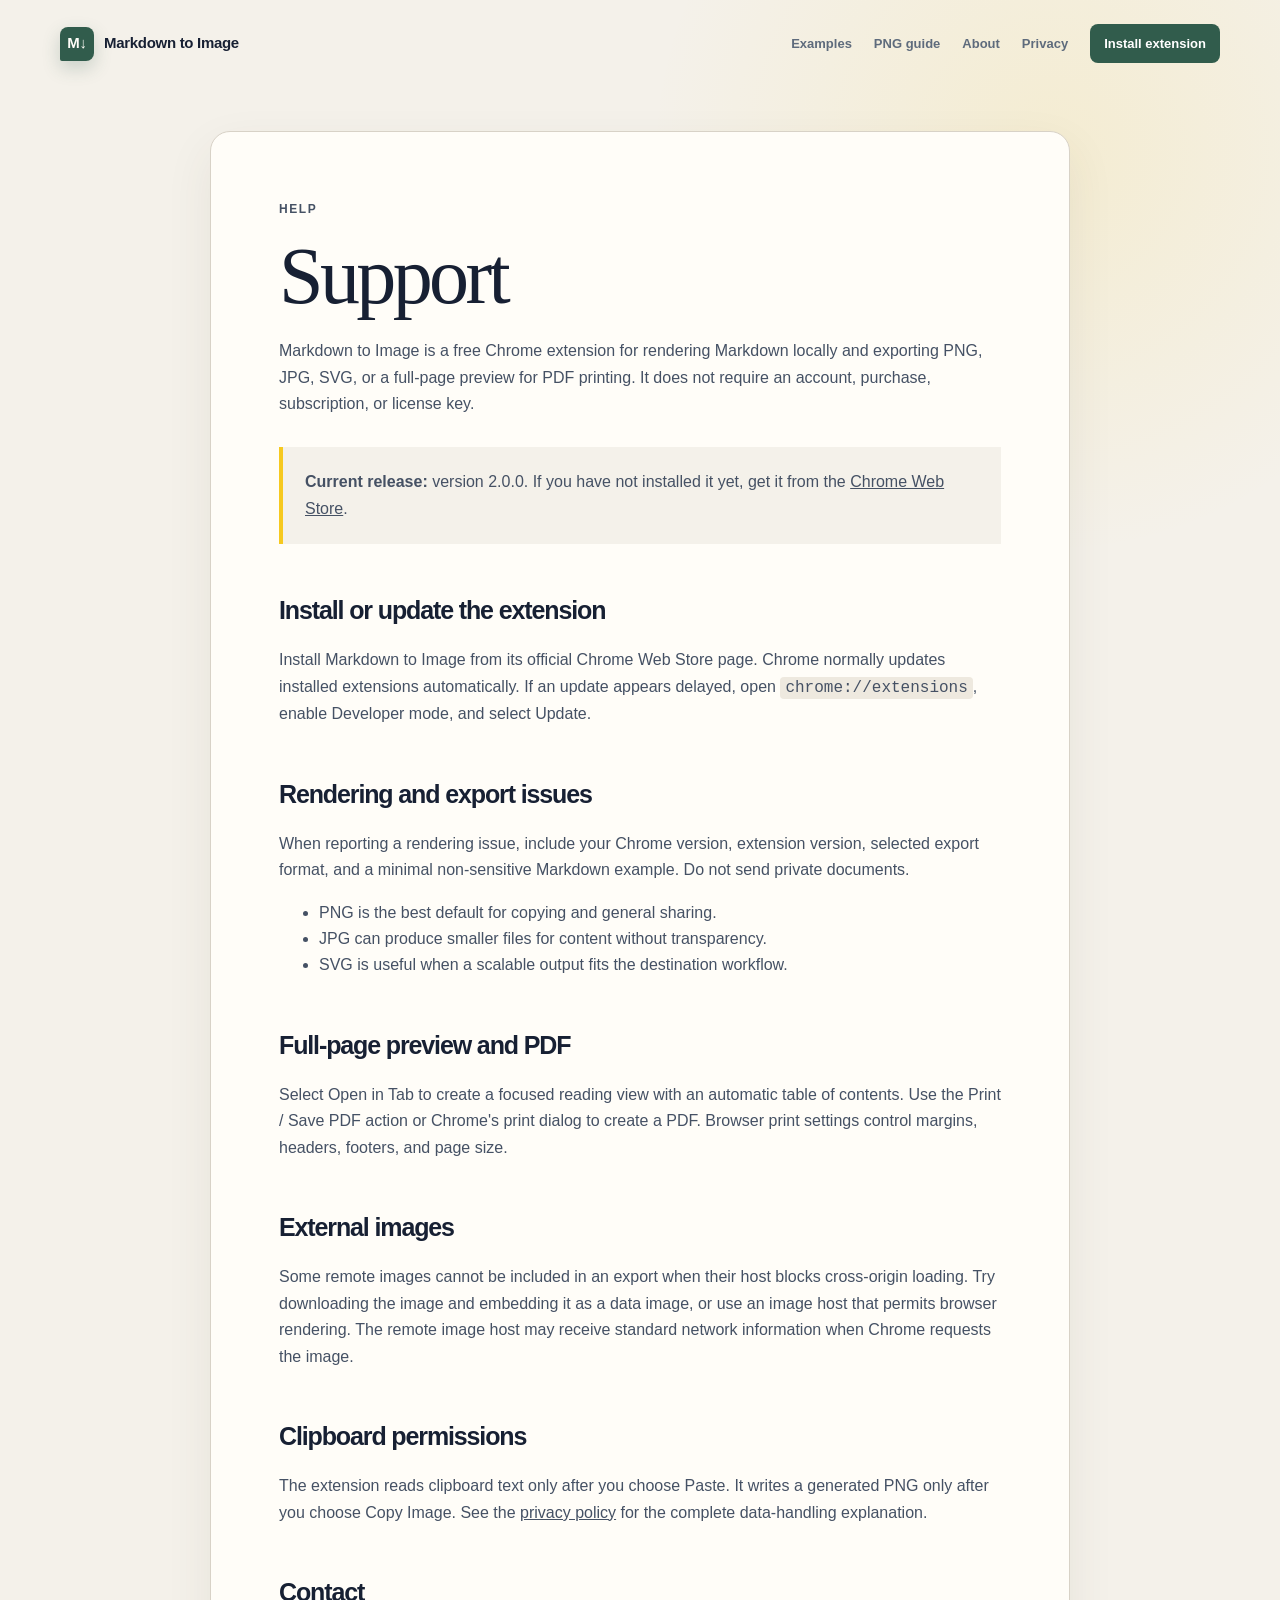
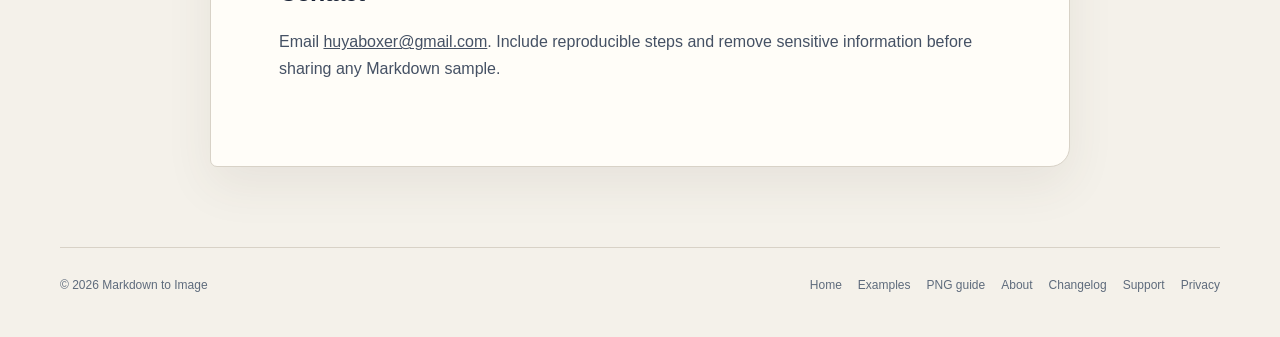
<file: support.html>
<!DOCTYPE html>
<html lang="en">
<head>
    <meta charset="UTF-8">
    <meta name="viewport" content="width=device-width, initial-scale=1.0">
    <meta name="description" content="Support for Markdown to Image: installation, PNG/JPG/SVG export, full-page preview, PDF printing, remote images, permissions, and contact details.">
    <meta name="theme-color" content="#172033">
    <link rel="canonical" href="https://arieseven.github.io/markdown-to-image-site/support.html">
    <link rel="icon" type="image/png" sizes="16x16" href="assets/icon16.png">
    <link rel="icon" type="image/png" sizes="48x48" href="assets/icon48.png">
    <link rel="apple-touch-icon" sizes="128x128" href="assets/icon128.png">
    <meta property="og:type" content="website">
    <meta property="og:site_name" content="Markdown to Image">
    <meta property="og:title" content="Support — Markdown to Image">
    <meta property="og:description" content="Installation, export, preview, permission, and privacy help for the free Markdown to Image Chrome extension.">
    <meta property="og:url" content="https://arieseven.github.io/markdown-to-image-site/support.html">
    <meta property="og:image" content="https://arieseven.github.io/markdown-to-image-site/assets/og-image.png">
    <meta name="twitter:card" content="summary_large_image">
    <meta name="twitter:title" content="Support — Markdown to Image">
    <meta name="twitter:description" content="Help with Markdown rendering, image export, full-page preview, PDF printing, and permissions.">
    <meta name="twitter:image" content="https://arieseven.github.io/markdown-to-image-site/assets/og-image.png">
    <title>Markdown to Image Support — Export, Preview &amp; Privacy</title>
    <link rel="stylesheet" href="assets/site.css?v=20260808-1">
</head>
<body>
    <a class="skip-link" href="#main">Skip to content</a>
    <header class="site-header">
        <a class="brand" href="index.html" aria-label="Markdown to Image home"><span class="brand-mark" aria-hidden="true">M↓</span><span data-product-name>Markdown to Image</span></a>
        <nav class="site-nav" aria-label="Primary navigation">
            <a href="examples/">Examples</a>
            <a href="markdown-to-png/">PNG guide</a>
            <a href="about/">About</a>
            <a href="privacy.html">Privacy</a>
            <a class="nav-primary" data-store-link href="https://chromewebstore.google.com/detail/markdown-to-image/oicohknclaabjbdcjhcddaklacoehlhi">Install extension</a>
        </nav>
    </header>
    <main id="main" class="page-shell"><article>
        <p class="eyebrow">Help</p>
        <h1>Support</h1>
        <p>Markdown to Image is a free Chrome extension for rendering Markdown locally and exporting PNG, JPG, SVG, or a full-page preview for PDF printing. It does not require an account, purchase, subscription, or license key.</p>

        <div class="support-callout">
            <p><strong>Current release:</strong> version 2.0.0. If you have not installed it yet, get it from the <a data-store-link href="https://chromewebstore.google.com/detail/markdown-to-image/oicohknclaabjbdcjhcddaklacoehlhi">Chrome Web Store</a>.</p>
        </div>

        <h2>Install or update the extension</h2>
        <p>Install Markdown to Image from its official Chrome Web Store page. Chrome normally updates installed extensions automatically. If an update appears delayed, open <code>chrome://extensions</code>, enable Developer mode, and select Update.</p>

        <h2>Rendering and export issues</h2>
        <p>When reporting a rendering issue, include your Chrome version, extension version, selected export format, and a minimal non-sensitive Markdown example. Do not send private documents.</p>
        <ul>
            <li>PNG is the best default for copying and general sharing.</li>
            <li>JPG can produce smaller files for content without transparency.</li>
            <li>SVG is useful when a scalable output fits the destination workflow.</li>
        </ul>

        <h2>Full-page preview and PDF</h2>
        <p>Select Open in Tab to create a focused reading view with an automatic table of contents. Use the Print / Save PDF action or Chrome's print dialog to create a PDF. Browser print settings control margins, headers, footers, and page size.</p>

        <h2>External images</h2>
        <p>Some remote images cannot be included in an export when their host blocks cross-origin loading. Try downloading the image and embedding it as a data image, or use an image host that permits browser rendering. The remote image host may receive standard network information when Chrome requests the image.</p>

        <h2>Clipboard permissions</h2>
        <p>The extension reads clipboard text only after you choose Paste. It writes a generated PNG only after you choose Copy Image. See the <a href="privacy.html">privacy policy</a> for the complete data-handling explanation.</p>

        <h2>Contact</h2>
        <p>Email <a data-support-email href="#">support</a>. Include reproducible steps and remove sensitive information before sharing any Markdown sample.</p>
    </article></main>
    <footer class="site-footer">
        <span>© <span data-current-year></span> <span data-product-name></span></span>
        <nav class="footer-links" aria-label="Site links">
            <a href="index.html">Home</a>
            <a href="examples/">Examples</a>
            <a href="markdown-to-png/">PNG guide</a>
            <a href="about/">About</a>
            <a href="changelog/">Changelog</a>
            <a href="support.html" aria-current="page">Support</a>
            <a href="privacy.html">Privacy</a>
        </nav>
    </footer>
    <script src="assets/config.js?v=20260804"></script>
    <script src="assets/site.js?v=20260801"></script>
</body>
</html>
</file>
<file: assets/site.css>
:root {
    --ink: #172033;
    --ink-soft: #273247;
    --muted: #5E6B7C;
    --paper: #F4F1EA;
    --paper-deep: #EAE4D9;
    --surface: #FFFDF8;
    --line: #D8D2C7;
    --accent: #315C4C;
    --accent-dark: #234438;
    --warm: #B95F3D;
    --yellow: #F6C91F;
    --font-sans: "Segoe UI", ui-sans-serif, -apple-system, BlinkMacSystemFont, sans-serif;
    --font-serif: Georgia, "Times New Roman", serif;
    --shadow-soft: 0 24px 64px rgba(77, 65, 49, 0.14);
}

* { box-sizing: border-box; }
html { color-scheme: light; scroll-behavior: smooth; }
body {
    margin: 0;
    color: var(--ink);
    background:
        radial-gradient(circle at 82% 8%, rgba(246, 201, 31, 0.12), transparent 25rem),
        var(--paper);
    font-family: var(--font-sans);
    line-height: 1.65;
}
a { color: inherit; }
code { font-family: ui-monospace, SFMono-Regular, Consolas, monospace; }
img { display: block; max-width: 100%; }
button, input { font: inherit; }

.skip-link {
    position: fixed;
    top: 12px;
    left: 12px;
    z-index: 20;
    padding: 10px 14px;
    border-radius: 8px;
    color: white;
    background: var(--ink);
    transform: translateY(-150%);
}
.skip-link:focus { transform: translateY(0); }

.site-header {
    display: flex;
    align-items: center;
    justify-content: space-between;
    width: min(1160px, calc(100% - 40px));
    margin: 0 auto;
    padding: 24px 0;
}
.brand {
    display: inline-flex;
    align-items: center;
    gap: 10px;
    text-decoration: none;
    font-size: 15px;
    font-weight: 750;
    letter-spacing: -0.02em;
}
.brand-mark {
    display: grid;
    place-items: center;
    width: 34px;
    height: 34px;
    border-radius: 8px 8px 8px 2px;
    color: var(--surface);
    background: var(--accent);
    box-shadow: 0 7px 18px rgba(49, 92, 76, 0.22);
}
.site-nav { display: flex; align-items: center; gap: 22px; }
.site-nav a {
    color: var(--muted);
    font-size: 13px;
    font-weight: 650;
    text-decoration: none;
}
.site-nav a:hover { color: var(--ink); }
.site-nav .nav-primary {
    padding: 9px 14px;
    border-radius: 8px;
    color: white;
    background: var(--accent);
}
.site-nav .nav-primary:hover { color: white; background: var(--accent-dark); }

.hero {
    display: grid;
    grid-template-columns: minmax(0, 1fr) minmax(360px, 0.82fr);
    gap: clamp(48px, 7vw, 96px);
    align-items: center;
    width: min(1160px, calc(100% - 40px));
    min-height: 700px;
    margin: 0 auto;
    padding: 44px 0 80px;
}
.hero-copy-column { min-width: 0; }
.eyebrow {
    margin: 0 0 18px;
    color: var(--warm);
    font-size: 12px;
    font-weight: 800;
    letter-spacing: 0.13em;
    text-transform: uppercase;
}
h1, h2, h3 {
    margin-top: 0;
    letter-spacing: -0.045em;
    text-wrap: balance;
}
h1 {
    max-width: 760px;
    margin-bottom: 20px;
    font-family: var(--font-serif);
    font-size: clamp(3.35rem, 6vw, 5.5rem);
    font-weight: 500;
    line-height: 0.95;
}
.hero-copy {
    max-width: 660px;
    margin: 0;
    color: var(--muted);
    font-size: clamp(1.04rem, 1.5vw, 1.2rem);
    line-height: 1.7;
    text-wrap: pretty;
}
.hero-copy code {
    padding: 2px 5px;
    border: 1px solid var(--line);
    border-radius: 4px;
    color: var(--ink-soft);
    background: rgba(255, 253, 248, 0.75);
    font-size: 0.88em;
}
.hero-actions {
    display: flex;
    flex-wrap: wrap;
    gap: 12px;
    margin-top: 32px;
}
.primary-link, .secondary-link {
    display: inline-flex;
    align-items: center;
    justify-content: center;
    min-height: 46px;
    padding: 12px 18px;
    border-radius: 9px;
    font-size: 14px;
    font-weight: 750;
    text-decoration: none;
    transition: transform 160ms ease, background 160ms ease, box-shadow 160ms ease;
}
.primary-link {
    color: white;
    background: var(--accent);
    box-shadow: 0 10px 24px rgba(49, 92, 76, 0.18);
}
.primary-link:hover {
    background: var(--accent-dark);
    box-shadow: 0 14px 30px rgba(49, 92, 76, 0.24);
    transform: translateY(-1px);
}
.secondary-link {
    border: 1px solid var(--line);
    color: var(--ink);
    background: rgba(255, 255, 255, 0.5);
}
.secondary-link:hover { background: var(--surface); transform: translateY(-1px); }
.microcopy { margin: 14px 0 0; color: var(--muted); font-size: 12px; }
.hero-proof {
    display: flex;
    flex-wrap: wrap;
    gap: 8px 18px;
    margin: 28px 0 0;
    padding: 0;
    color: var(--ink-soft);
    font-size: 12px;
    font-weight: 700;
    list-style: none;
}
.hero-proof li::before { content: "◆"; margin-right: 7px; color: var(--yellow); font-size: 9px; }

.product-frame {
    position: relative;
    margin: 0;
    padding: 14px;
    border: 1px solid #C9C2B7;
    border-radius: 24px 24px 24px 8px;
    background: #E9E3D9;
    box-shadow: var(--shadow-soft);
    transform: rotate(0.8deg);
}
.product-frame::before {
    position: absolute;
    top: -18px;
    right: 28px;
    width: 72px;
    height: 32px;
    border-radius: 999px;
    color: var(--ink);
    background: var(--yellow);
    content: "REAL UI";
    font-size: 10px;
    font-weight: 850;
    line-height: 32px;
    text-align: center;
    letter-spacing: 0.08em;
}
.product-frame-topline {
    display: flex;
    justify-content: space-between;
    gap: 16px;
    padding: 4px 5px 12px;
    color: #6A6258;
    font-size: 10px;
    font-weight: 750;
    letter-spacing: 0.06em;
    text-transform: uppercase;
}
.product-frame img {
    width: 100%;
    aspect-ratio: 670 / 640;
    border: 1px solid #D3CDC2;
    border-radius: 14px 14px 14px 5px;
    object-fit: cover;
    object-position: center;
    background: white;
}
.product-frame figcaption { padding: 11px 5px 1px; color: #6A6258; font-size: 11px; }

.fact-band {
    border-top: 1px solid var(--line);
    border-bottom: 1px solid var(--line);
    background: rgba(255, 253, 248, 0.48);
}
.product-facts {
    display: grid;
    grid-template-columns: repeat(4, 1fr);
    width: min(1160px, calc(100% - 40px));
    margin: 0 auto;
}
.product-facts div { padding: 24px 22px; border-left: 1px solid var(--line); }
.product-facts div:last-child { border-right: 1px solid var(--line); }
.product-facts dt {
    margin-bottom: 5px;
    color: var(--muted);
    font-size: 10px;
    font-weight: 800;
    letter-spacing: 0.12em;
    text-transform: uppercase;
}
.product-facts dd { margin: 0; color: var(--ink); font-size: 14px; font-weight: 720; }

.section {
    width: min(1160px, calc(100% - 40px));
    margin: 0 auto;
    padding: 110px 0;
    border-bottom: 1px solid var(--line);
}
.section-heading { max-width: 760px; margin-bottom: 52px; }
.section-heading h2, .use-case-copy h2, .final-cta h2 {
    margin-bottom: 18px;
    font-family: var(--font-serif);
    font-size: clamp(2.5rem, 5.5vw, 4.8rem);
    font-weight: 500;
    line-height: 1.02;
}
.section-heading p:last-child { max-width: 650px; color: var(--muted); font-size: 17px; }

.capability-grid {
    display: grid;
    grid-template-columns: 1.15fr 0.85fr;
    gap: 14px;
}
.capability-card {
    min-height: 270px;
    padding: 32px;
    border: 1px solid var(--line);
    border-radius: 18px 18px 18px 6px;
    background: var(--surface);
}
.capability-card-wide {
    display: grid;
    grid-row: span 2;
    grid-template-columns: 64px 1fr;
    min-height: 554px;
    align-items: end;
    background:
        linear-gradient(180deg, rgba(255, 253, 248, 0.2), var(--surface)),
        radial-gradient(circle at 20% 10%, rgba(246, 201, 31, 0.22), transparent 18rem);
}
.capability-card-dark { color: #F7F4ED; background: var(--ink); border-color: var(--ink); }
.capability-card-dark p { color: #C9D0DC; }
.feature-number {
    display: block;
    margin-bottom: 44px;
    color: var(--warm);
    font: italic 19px var(--font-serif);
}
.capability-card-wide .feature-number { align-self: start; }
.capability-card h3 { margin-bottom: 12px; font-size: clamp(1.45rem, 2vw, 2rem); line-height: 1.15; }
.capability-card p { margin: 0; color: var(--muted); font-size: 15px; }
.capability-card .card-note {
    margin-top: 22px;
    padding-top: 20px;
    border-top: 1px solid var(--line);
    color: var(--ink-soft);
    font-size: 13px;
}

.process-section {
    display: grid;
    grid-template-columns: minmax(280px, 0.8fr) minmax(0, 1.2fr);
    gap: clamp(48px, 8vw, 110px);
}
.process-heading { margin-bottom: 0; }
.process-list { margin: 0; padding: 0; list-style: none; }
.process-list li {
    display: grid;
    grid-template-columns: 58px 1fr;
    gap: 22px;
    padding: 28px 0;
    border-top: 1px solid var(--line);
}
.process-list li:last-child { border-bottom: 1px solid var(--line); }
.step-number {
    display: grid;
    place-items: center;
    width: 42px;
    height: 42px;
    border-radius: 50%;
    color: var(--surface);
    background: var(--accent);
    font: italic 19px var(--font-serif);
}
.process-list h3 { margin-bottom: 7px; font-size: 20px; }
.process-list p { margin: 0; color: var(--muted); }
.process-list code { padding: 2px 5px; border-radius: 4px; background: var(--paper-deep); font-size: 0.88em; }

.use-case-section {
    display: grid;
    grid-template-columns: minmax(0, 1.25fr) minmax(280px, 0.75fr);
    gap: 80px;
    align-items: end;
}
.use-case-copy h2 { max-width: 760px; margin-bottom: 0; }
.use-case-list { display: flex; flex-wrap: wrap; gap: 8px; align-content: end; }
.use-case-list span {
    padding: 9px 12px;
    border: 1px solid var(--line);
    border-radius: 999px;
    color: var(--ink-soft);
    background: rgba(255, 253, 248, 0.55);
    font-size: 12px;
    font-weight: 700;
}

.faq-section { display: grid; grid-template-columns: 0.72fr 1.28fr; gap: 80px; }
.faq-section .section-heading { margin-bottom: 0; }
.faq-list { border-top: 1px solid var(--line); }
.faq-list details { border-bottom: 1px solid var(--line); }
.faq-list summary {
    position: relative;
    padding: 24px 40px 24px 0;
    cursor: pointer;
    font-size: 17px;
    font-weight: 750;
    list-style: none;
}
.faq-list summary::-webkit-details-marker { display: none; }
.faq-list summary::after {
    position: absolute;
    top: 24px;
    right: 5px;
    content: "+";
    color: var(--warm);
    font: 24px/1 var(--font-serif);
}
.faq-list details[open] summary::after { content: "−"; }
.faq-list details p { max-width: 660px; margin: -4px 0 24px; color: var(--muted); }

.final-cta {
    display: grid;
    grid-template-columns: 1fr auto;
    gap: 56px;
    align-items: center;
    margin-top: 110px;
    margin-bottom: 110px;
    padding: clamp(34px, 6vw, 70px);
    border: 0;
    border-radius: 24px 24px 24px 8px;
    color: #F8F5EE;
    background: var(--ink);
    box-shadow: 0 28px 70px rgba(23, 32, 51, 0.18);
}
.final-cta .eyebrow { color: var(--yellow); }
.final-cta h2 { max-width: 760px; margin-bottom: 16px; }
.final-cta p:last-child { max-width: 650px; margin: 0; color: #CBD2DE; }
.final-cta .primary-link { white-space: nowrap; color: var(--ink); background: var(--yellow); box-shadow: none; }
.final-cta .primary-link:hover { background: #FFD841; }

.page-shell {
    width: min(860px, calc(100% - 40px));
    margin: 0 auto;
    padding: 44px 0 80px;
}
.page-shell article {
    padding: clamp(30px, 7vw, 68px);
    border: 1px solid var(--line);
    border-radius: 20px 20px 20px 7px;
    background: var(--surface);
    box-shadow: 0 18px 48px rgba(77, 65, 49, 0.08);
}
.page-shell h1 {
    max-width: none;
    margin-bottom: 24px;
    font-size: clamp(2.8rem, 7vw, 5rem);
}
.page-shell h2 { margin-top: 46px; margin-bottom: 10px; font-size: 25px; }
.page-shell h3 { margin-top: 30px; margin-bottom: 8px; font-size: 18px; }
.page-shell p, .page-shell li { color: #455164; }
.page-shell code { padding: 2px 5px; border-radius: 4px; background: #EEE9DF; }
.page-shell .primary-link { margin-top: 12px; color: white; }
.updated { color: var(--muted); font-size: 12px; }
.support-callout {
    margin: 30px 0;
    padding: 22px;
    border-left: 4px solid var(--yellow);
    background: var(--paper);
}
.support-callout p { margin: 0; }

.site-footer {
    display: flex;
    align-items: center;
    justify-content: space-between;
    gap: 20px;
    width: min(1160px, calc(100% - 40px));
    margin: 0 auto;
    padding: 28px 0 42px;
    border-top: 1px solid var(--line);
    color: var(--muted);
    font-size: 12px;
}
.footer-links { display: flex; flex-wrap: wrap; gap: 16px; }
.footer-links a { text-decoration: none; }
.footer-links a:hover { color: var(--ink); }

@media (prefers-reduced-motion: reduce) {
    html { scroll-behavior: auto; }
    *, *::before, *::after { transition-duration: 0.01ms !important; }
}

@media (max-width: 900px) {
    .site-nav a:not(.nav-primary) { display: none; }
    .hero { grid-template-columns: 1fr; min-height: 0; gap: 68px; padding-top: 52px; }
    .hero-copy-column { max-width: 760px; }
    .product-frame { width: min(620px, 100%); transform: none; }
    .product-facts { grid-template-columns: repeat(2, 1fr); }
    .product-facts div:nth-child(2) { border-right: 1px solid var(--line); }
    .product-facts div:nth-child(n+3) { border-top: 1px solid var(--line); }
    .capability-grid { grid-template-columns: 1fr; }
    .capability-card-wide { grid-row: auto; min-height: 430px; }
    .process-section, .use-case-section, .faq-section { grid-template-columns: 1fr; gap: 46px; }
    .final-cta { grid-template-columns: 1fr; }
    .final-cta .primary-link { justify-self: start; }
}

@media (max-width: 580px) {
    .site-header, .hero, .section, .site-footer, .page-shell, .product-facts { width: min(100% - 24px, 1160px); }
    .site-header { padding: 16px 0; }
    .brand { font-size: 13px; }
    .site-nav { gap: 10px; }
    .site-nav .nav-primary { padding: 8px 10px; font-size: 11px; }
    h1 { font-size: clamp(3.15rem, 17vw, 4.7rem); }
    .hero { padding-bottom: 82px; }
    .hero-actions { flex-direction: column; align-items: stretch; }
    .primary-link, .secondary-link { width: 100%; }
    .product-frame { padding: 10px; }
    .product-frame-topline { font-size: 8px; }
    .product-facts { grid-template-columns: 1fr; }
    .product-facts div, .product-facts div:nth-child(2) { border-right: 1px solid var(--line); border-bottom: 1px solid var(--line); }
    .product-facts div:last-child { border-bottom: 0; }
    .section { padding: 82px 0; }
    .capability-card { padding: 25px; }
    .capability-card-wide { grid-template-columns: 1fr; min-height: 0; }
    .capability-card-wide .feature-number { margin-bottom: 48px; }
    .process-list li { grid-template-columns: 48px 1fr; gap: 14px; }
    .final-cta { width: calc(100% - 24px); margin-top: 82px; margin-bottom: 82px; padding: 32px 24px; }
    .final-cta .primary-link { width: 100%; }
    .page-shell article { padding: 28px 22px; }
    .site-footer { align-items: flex-start; flex-direction: column; }
}

[hidden] { display: none !important; }



/* Evidence, guide, entity, and changelog pages */
.site-nav a[aria-current="page"] { color: var(--ink); }
.content-shell {
    width: min(1160px, calc(100% - 40px));
    margin: 0 auto;
    padding: 24px 0 0;
}
.breadcrumb {
    display: flex;
    align-items: center;
    gap: 9px;
    margin: 12px 0 42px;
    color: var(--muted);
    font-size: 12px;
    font-weight: 650;
}
.breadcrumb a { text-decoration: none; }
.breadcrumb a:hover { color: var(--ink); }
.content-hero {
    display: grid;
    grid-template-columns: minmax(0, 1.35fr) minmax(300px, 0.65fr);
    gap: clamp(48px, 8vw, 104px);
    align-items: end;
    padding: 54px 0 94px;
    border-top: 1px solid var(--line);
}
.content-hero h1 {
    max-width: 820px;
    margin-bottom: 24px;
    font-size: clamp(3.35rem, 7vw, 6.6rem);
    line-height: 0.94;
}
.content-lead {
    max-width: 700px;
    margin: 0;
    color: var(--muted);
    font-size: clamp(1.05rem, 1.7vw, 1.3rem);
    line-height: 1.7;
    text-wrap: pretty;
}
.evidence-stats,
.entity-fact-list {
    margin: 0;
    border-top: 1px solid var(--ink);
}
.evidence-stats div,
.entity-fact-list div {
    display: grid;
    grid-template-columns: 0.78fr 1.22fr;
    gap: 20px;
    padding: 15px 0;
    border-bottom: 1px solid var(--line);
}
.evidence-stats dt,
.entity-fact-list dt {
    color: var(--muted);
    font-size: 11px;
    font-weight: 750;
    letter-spacing: 0.08em;
    text-transform: uppercase;
}
.evidence-stats dd,
.entity-fact-list dd {
    margin: 0;
    color: var(--ink);
    font-size: 14px;
    font-weight: 700;
}
.entity-fact-list a { text-underline-offset: 3px; }
.content-section {
    padding: clamp(74px, 10vw, 132px) 0;
    border-top: 1px solid var(--line);
}
.content-section h2 {
    margin-bottom: 18px;
    font-family: var(--font-serif);
    font-size: clamp(2.5rem, 4.6vw, 4.8rem);
    font-weight: 500;
    line-height: 0.98;
}
.content-section h3 { font-size: 21px; }
.content-section p { text-wrap: pretty; }
.compact-heading { max-width: 860px; margin-bottom: 54px; }
.compact-heading h2 { max-width: 830px; }
.compact-heading p:last-child { max-width: 700px; color: var(--muted); font-size: 17px; }
.evidence-layout {
    display: grid;
    grid-template-columns: minmax(260px, 0.62fr) minmax(0, 1.38fr);
    gap: clamp(46px, 7vw, 92px);
    align-items: start;
}
.evidence-layout.reverse-layout { grid-template-columns: minmax(0, 1.35fr) minmax(280px, 0.65fr); }
.section-copy p:not(.eyebrow) { color: var(--muted); font-size: 16px; }
.sticky-copy { position: sticky; top: 28px; }
.evidence-frame {
    margin: 0;
    padding: 14px;
    border: 1px solid var(--line);
    border-radius: 18px 18px 18px 6px;
    background: rgba(255, 253, 248, 0.7);
    box-shadow: 0 24px 64px rgba(77, 65, 49, 0.09);
}
.evidence-frame img { width: 100%; height: auto; border-radius: 9px; background: #FAF8F5; }
.evidence-frame figcaption { padding: 12px 4px 2px; color: var(--muted); font-size: 11px; }
.evidence-frame-tall { max-width: 720px; justify-self: end; }
.evidence-frame-wide { max-width: 760px; }
.text-link {
    display: inline-flex;
    margin-top: 16px;
    color: var(--accent-dark);
    font-weight: 800;
    text-underline-offset: 4px;
}
.download-ledger { border-top: 1px solid var(--ink); }
.download-row {
    display: grid;
    grid-template-columns: 92px 1fr auto;
    gap: 24px;
    align-items: center;
    padding: 22px 4px;
    border-bottom: 1px solid var(--line);
    text-decoration: none;
    transition: padding 160ms ease, color 160ms ease, background 160ms ease;
}
.download-row:hover { padding-left: 12px; padding-right: 12px; color: var(--accent-dark); background: rgba(255, 253, 248, 0.5); }
.download-row strong,
.download-row small { display: block; }
.download-row small { margin-top: 4px; color: var(--muted); }
.format-token {
    font-family: ui-monospace, SFMono-Regular, Consolas, monospace;
    font-size: 13px;
    font-weight: 850;
    letter-spacing: 0.08em;
}
.source-layout,
.preview-layout,
.manifesto-layout,
.release-policy {
    display: grid;
    grid-template-columns: minmax(260px, 0.65fr) minmax(0, 1.35fr);
    gap: clamp(48px, 8vw, 106px);
    align-items: start;
}
.preview-layout { grid-template-columns: minmax(0, 1.35fr) minmax(260px, 0.65fr); align-items: center; }
.source-code,
.code-card {
    margin: 0;
    border: 1px solid rgba(255, 255, 255, 0.08);
    border-radius: 16px 16px 16px 5px;
    color: #F7F4ED;
    background: var(--ink);
    box-shadow: 0 24px 58px rgba(23, 32, 51, 0.16);
}
.source-code {
    min-width: 0;
    padding: clamp(24px, 5vw, 46px);
    overflow: auto;
    font: 13px/1.8 ui-monospace, SFMono-Regular, Consolas, monospace;
    white-space: pre-wrap;
}
.content-final-cta { width: 100%; }
.guide-hero { align-items: center; }
.guide-hero h1 { max-width: 780px; }
.code-card { overflow: hidden; }
.code-card-bar {
    display: flex;
    justify-content: space-between;
    gap: 20px;
    padding: 13px 18px;
    border-bottom: 1px solid rgba(255, 255, 255, 0.1);
    color: #AEB8C8;
    font-size: 11px;
    font-weight: 700;
}
.code-card pre { margin: 0; padding: 26px; overflow: auto; }
.code-card code { color: #F7F4ED; font: 13px/1.75 ui-monospace, SFMono-Regular, Consolas, monospace; }
.editorial-steps { margin: 0; padding: 0; list-style: none; border-top: 1px solid var(--ink); }
.editorial-steps li {
    display: grid;
    grid-template-columns: 96px minmax(0, 1fr);
    gap: 28px;
    padding: 34px 0;
    border-bottom: 1px solid var(--line);
}
.editorial-steps > li > span {
    color: var(--warm);
    font: 500 38px/1 var(--font-serif);
}
.editorial-steps h3 { margin: 0 0 8px; font-size: 24px; }
.editorial-steps p { max-width: 720px; margin: 0; color: var(--muted); }
.comparison-table { overflow-x: auto; border-top: 1px solid var(--ink); }
.comparison-table table { width: 100%; border-collapse: collapse; min-width: 720px; }
.comparison-table th,
.comparison-table td { padding: 20px 18px; border-bottom: 1px solid var(--line); text-align: left; vertical-align: top; }
.comparison-table thead th { color: var(--muted); font-size: 11px; letter-spacing: 0.08em; text-transform: uppercase; }
.comparison-table tbody th { width: 110px; font: 500 24px/1 var(--font-serif); }
.comparison-table td { color: var(--muted); }
.question-grid,
.principles-grid {
    display: grid;
    grid-template-columns: repeat(2, minmax(0, 1fr));
    gap: 0;
}
.question-grid .section-heading,
.principles-grid .section-heading { grid-column: 1 / -1; }
.question-grid article,
.principles-grid article {
    min-height: 210px;
    padding: 30px 32px 34px 0;
    border-top: 1px solid var(--line);
}
.question-grid article:nth-of-type(even),
.principles-grid article:nth-of-type(even) { padding-left: 32px; border-left: 1px solid var(--line); }
.question-grid h3,
.principles-grid h3 { margin-bottom: 12px; }
.question-grid p,
.principles-grid p { max-width: 500px; margin: 0; color: var(--muted); }
.entity-hero { align-items: start; }
.large-prose p {
    max-width: 790px;
    margin: 0 0 24px;
    color: var(--ink-soft);
    font: 500 clamp(1.35rem, 2.5vw, 2.1rem)/1.45 var(--font-serif);
    letter-spacing: -0.02em;
}
.fact-ledger { border-top: 1px solid var(--ink); }
.fact-ledger div {
    display: grid;
    grid-template-columns: 180px minmax(0, 1fr);
    gap: 32px;
    padding: 20px 0;
    border-bottom: 1px solid var(--line);
}
.fact-ledger span { color: var(--muted); font-size: 12px; font-weight: 750; text-transform: uppercase; letter-spacing: 0.08em; }
.fact-ledger strong { font-size: 16px; }
.principles-grid article > span { color: var(--warm); font: 500 30px/1 var(--font-serif); }
.entity-links {
    display: grid;
    grid-template-columns: minmax(260px, 0.72fr) minmax(0, 1.28fr);
    gap: clamp(48px, 8vw, 100px);
}
.entity-links nav { border-top: 1px solid var(--ink); }
.entity-links nav a {
    display: grid;
    grid-template-columns: 0.7fr 1.3fr;
    gap: 24px;
    padding: 18px 0;
    border-bottom: 1px solid var(--line);
    text-decoration: none;
}
.entity-links nav a:hover strong { color: var(--accent-dark); }
.entity-links nav span { color: var(--muted); }
.changelog-hero { align-items: center; }
.changelog-hero h1 { margin-bottom: 20px; }
.current-release-stamp {
    display: grid;
    justify-items: start;
    padding: 28px;
    border: 1px solid var(--line);
    border-radius: 16px 16px 16px 5px;
    background: var(--surface);
    box-shadow: 0 18px 44px rgba(77, 65, 49, 0.08);
}
.current-release-stamp span,
.current-release-stamp small { color: var(--muted); font-size: 11px; font-weight: 750; letter-spacing: 0.08em; text-transform: uppercase; }
.current-release-stamp strong { margin: 10px 0; font: 500 clamp(3.5rem, 7vw, 6rem)/1 var(--font-serif); letter-spacing: -0.06em; }
.timeline { border-top: 1px solid var(--ink); }
.timeline-entry {
    display: grid;
    grid-template-columns: 220px minmax(0, 1fr);
    gap: clamp(40px, 8vw, 100px);
    padding: clamp(54px, 8vw, 92px) 0;
    border-bottom: 1px solid var(--line);
}
.timeline-meta { display: flex; flex-direction: column; gap: 8px; color: var(--muted); font-size: 12px; }
.timeline-meta time { color: var(--ink); font-weight: 800; }
.timeline-body h2 { max-width: 800px; margin-bottom: 20px; font-family: var(--font-serif); font-size: clamp(2.25rem, 4vw, 4rem); font-weight: 500; line-height: 1; }
.timeline-body > p:not(.eyebrow) { max-width: 760px; color: var(--muted); font-size: 17px; }
.change-list { max-width: 780px; margin: 28px 0 0; padding: 0; list-style: none; border-top: 1px solid var(--line); }
.change-list li { position: relative; padding: 13px 0 13px 24px; border-bottom: 1px solid var(--line); color: var(--ink-soft); }
.change-list li::before { position: absolute; left: 2px; content: "—"; color: var(--warm); }
.release-links { display: flex; flex-wrap: wrap; gap: 18px; margin-top: 26px; }
.release-links a { color: var(--accent-dark); font-weight: 800; text-underline-offset: 4px; }
.release-policy > p { max-width: 760px; margin: 0; color: var(--muted); font-size: 17px; }

@media (max-width: 900px) {
    .content-hero,
    .evidence-layout,
    .evidence-layout.reverse-layout,
    .source-layout,
    .preview-layout,
    .manifesto-layout,
    .release-policy,
    .entity-links { grid-template-columns: 1fr; }
    .content-hero { align-items: start; }
    .evidence-frame-tall { justify-self: start; }
    .sticky-copy { position: static; }
    .preview-layout .evidence-frame { order: 2; }
    .timeline-entry { grid-template-columns: 160px minmax(0, 1fr); gap: 44px; }
}

@media (max-width: 580px) {
    .content-shell { width: calc(100% - 24px); padding-top: 6px; }
    .breadcrumb { margin-bottom: 24px; }
    .content-hero { gap: 42px; padding: 36px 0 72px; }
    .content-hero h1 { font-size: clamp(3rem, 15vw, 4.65rem); }
    .content-section { padding: 72px 0; }
    .content-section h2 { font-size: clamp(2.45rem, 12vw, 3.8rem); }
    .evidence-stats div,
    .entity-fact-list div { grid-template-columns: 1fr; gap: 5px; }
    .download-row { grid-template-columns: 62px 1fr; gap: 14px; }
    .download-row > span:last-child { display: none; }
    .editorial-steps li { grid-template-columns: 58px 1fr; gap: 12px; }
    .question-grid,
    .principles-grid { grid-template-columns: 1fr; }
    .question-grid article,
    .question-grid article:nth-of-type(even),
    .principles-grid article,
    .principles-grid article:nth-of-type(even) { padding: 26px 0; border-left: 0; }
    .fact-ledger div { grid-template-columns: 1fr; gap: 7px; }
    .entity-links nav a { grid-template-columns: 1fr; gap: 5px; }
    .timeline-entry { grid-template-columns: 1fr; gap: 22px; }
    .timeline-meta { flex-direction: row; justify-content: space-between; }
    .current-release-stamp { max-width: 260px; }
}
</file>
